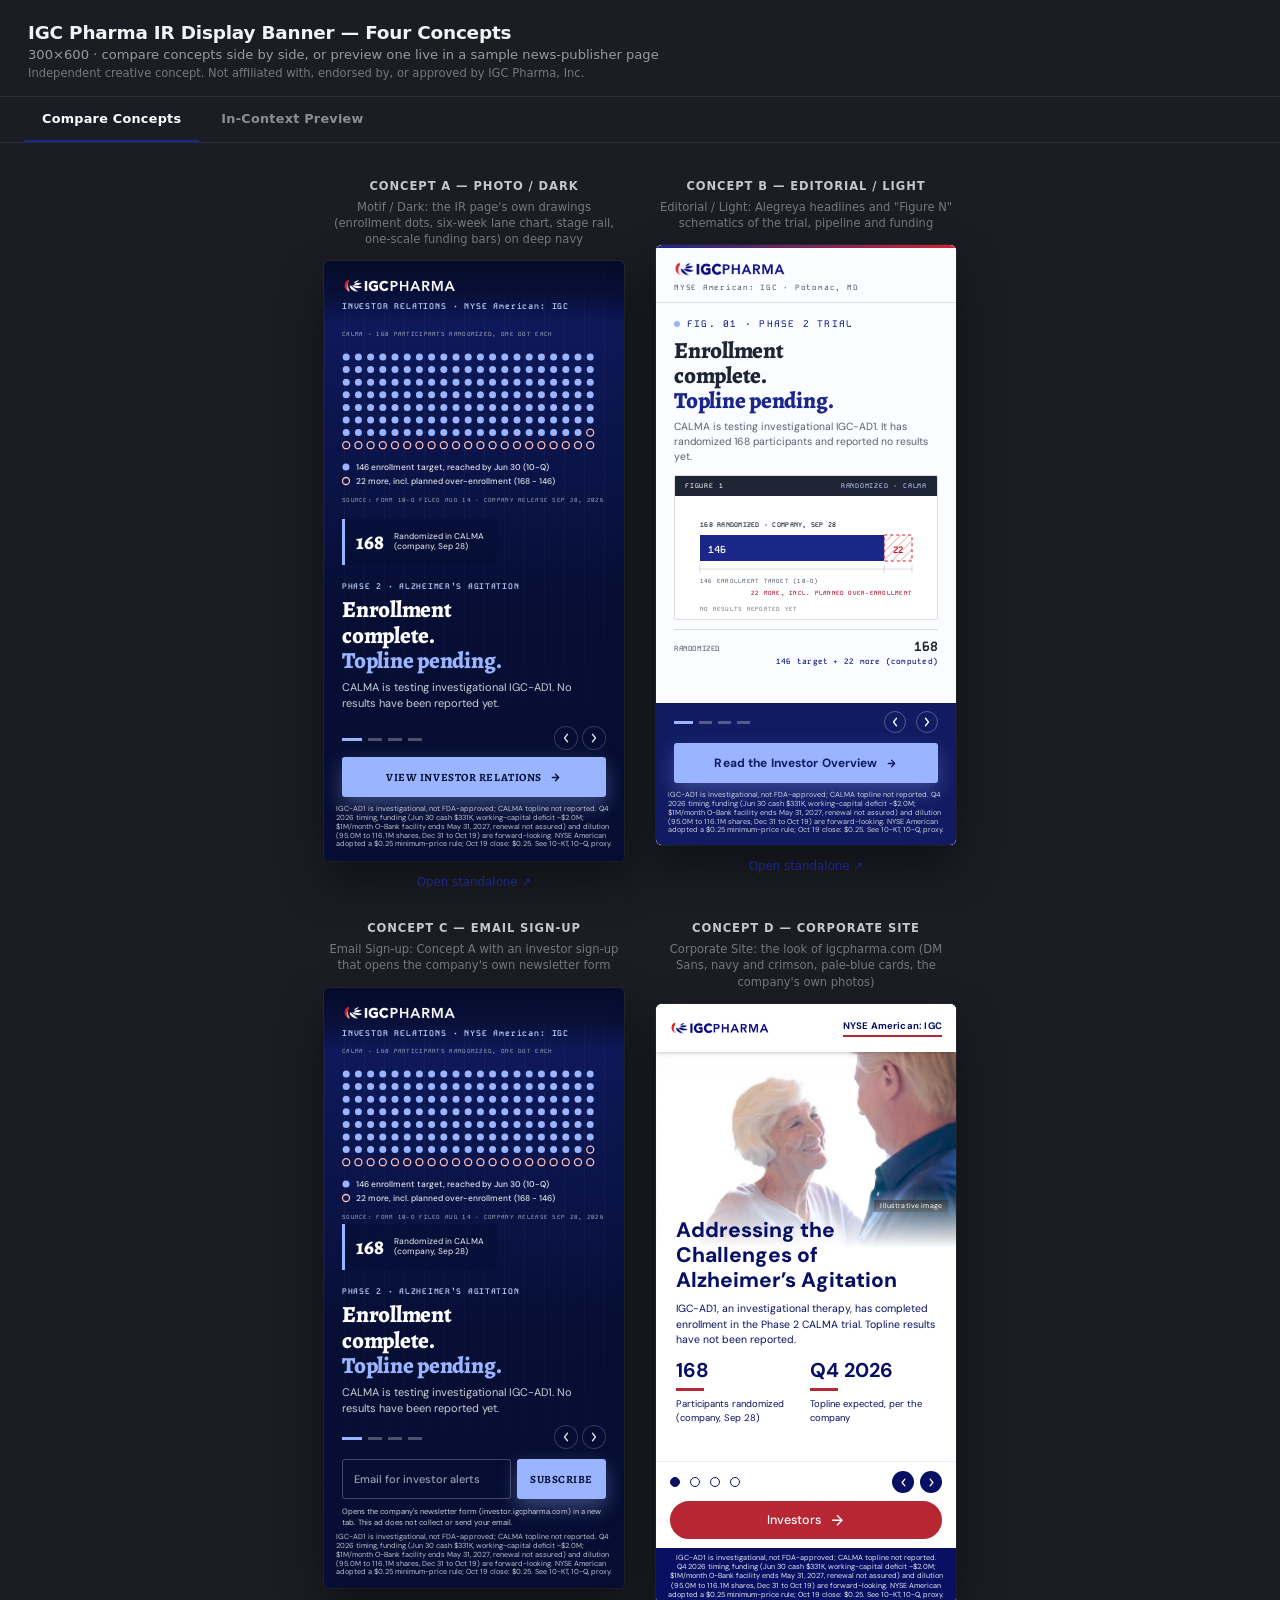
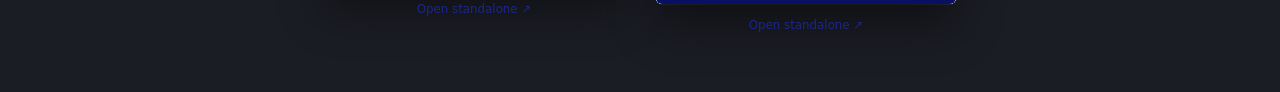
<file: index.html>
<!DOCTYPE html>
<html lang="en">
<head>
<meta name="robots" content="noindex,nofollow">
<meta charset="UTF-8">
<meta name="viewport" content="width=device-width,initial-scale=1">
<meta name="ir-banner-company" content="IGC Pharma, Inc.">
<link rel="icon" href="data:,">
<title>IGC Pharma IR Banner — Concept Comparison</title>
<style>
  :root { --ui-accent:#1a2789; }
  * { margin:0; padding:0; box-sizing:border-box; }
  html, body {
    height:100%;
    background:#1b1d24;
    font-family:-apple-system, BlinkMacSystemFont, 'Segoe UI', system-ui, sans-serif;
    color:#f2f3f5;
  }
  header {
    padding:22px 28px 16px;
    border-bottom:1px solid rgba(255,255,255,0.08);
  }
  header h1 { font-size:1.15rem; font-weight:700; letter-spacing:-0.01em; }
  header p { margin-top:4px; font-size:0.82rem; color:rgba(255,255,255,0.55); }
  header p.pitch-note { font-size:0.72rem; color:rgba(255,255,255,0.4); }

  /* ---- tabs ---- */
  .tabs {
    display:flex;
    gap:4px;
    padding:0 24px;
    border-bottom:1px solid rgba(255,255,255,0.08);
  }
  .tab-btn {
    background:none;
    border:0;
    font-family:inherit;
    color:rgba(255,255,255,0.5);
    font-size:0.8rem;
    font-weight:700;
    letter-spacing:0.02em;
    padding:14px 18px;
    cursor:pointer;
    border-bottom:2px solid transparent;
    transition:color 0.15s ease;
  }
  .tab-btn:hover { color:rgba(255,255,255,0.8); }
  .tab-btn.active { color:#fff; border-bottom-color:var(--ui-accent); }
  .tab-panel { display:none; }
  .tab-panel.active { display:block; }

  main {
    display:flex;
    flex-wrap:wrap;
    gap:32px;
    justify-content:center;
    padding:36px 24px 60px;
  }
  /* four 300px frames need about 1344px of width; below that, wrap 2 + 2 rather than 3 + 1 */
  @media (max-width:1343px) { main { max-width:700px; margin:0 auto; } }
  .col { display:flex; flex-direction:column; align-items:center; gap:14px; }
  .col h2 {
    font-size:0.72rem;
    font-weight:700;
    letter-spacing:0.08em;
    text-transform:uppercase;
    color:rgba(255,255,255,0.75);
  }
  .col .tag {
    max-width:300px;
    min-height:2.8em;
    font-size:0.72rem;
    line-height:1.4;
    text-align:center;
    color:rgba(255,255,255,0.4);
    margin-top:-8px;
  }
  .frame-wrap {
    width:300px;
    height:600px;
    border-radius:6px;
    overflow:hidden;
    box-shadow:0 20px 48px rgba(0,0,0,0.45), 0 0 0 1px rgba(255,255,255,0.06);
    background:#000;
  }
  iframe { width:300px; height:600px; border:0; display:block; }
  .col a {
    font-size:0.74rem;
    color:var(--ui-accent);
    text-decoration:none;
  }
  .col a:hover { text-decoration:underline; }

  /* ---- in-context preview panel ---- */
  .preview-intro {
    text-align:center;
    padding:28px 24px 0;
  }
  .preview-intro p {
    font-size:0.82rem;
    color:rgba(255,255,255,0.55);
    max-width:560px;
    margin:0 auto;
  }
  .concept-switch {
    display:flex;
    flex-wrap:wrap;
    gap:10px;
    justify-content:center;
    padding:18px 24px 0;
  }
  .concept-btn {
    background:rgba(255,255,255,0.06);
    border:1px solid rgba(255,255,255,0.14);
    color:rgba(255,255,255,0.65);
    font-family:inherit;
    font-size:0.76rem;
    font-weight:700;
    letter-spacing:0.02em;
    padding:9px 16px;
    border-radius:20px;
    cursor:pointer;
    transition:all 0.15s ease;
  }
  .concept-btn:hover { border-color:rgba(255,255,255,0.3); }
  .concept-btn.active { background:var(--ui-accent); border-color:var(--ui-accent); color:#0c1015; }

  .preview-wrap {
    max-width:1180px;
    margin:24px auto 12px;
    padding:0 24px;
  }
  .preview-frame-outer {
    border-radius:6px;
    overflow:hidden;
    box-shadow:0 20px 48px rgba(0,0,0,0.45), 0 0 0 1px rgba(255,255,255,0.06);
  }
  #preview-iframe {
    width:100%;
    height:950px;
    border:0;
    display:block;
    background:#fff;
  }
  .preview-footer {
    text-align:center;
    padding:14px 24px 60px;
  }
  .preview-footer a {
    font-size:0.74rem;
    color:var(--ui-accent);
    text-decoration:none;
  }
  .preview-footer a:hover { text-decoration:underline; }
</style>
</head>
<body>

<header>
  <h1>IGC Pharma IR Display Banner — Four Concepts</h1>
  <p>300×600 · compare concepts side by side, or preview one live in a sample news-publisher page</p>
  <p class="pitch-note">Independent creative concept. Not affiliated with, endorsed by, or approved by IGC Pharma, Inc.</p>
</header>

<div class="tabs">
  <button type="button" class="tab-btn active" data-tab="compare">Compare Concepts</button>
  <button type="button" class="tab-btn" data-tab="preview">In-Context Preview</button>
</div>

<section class="tab-panel active" id="tab-compare">
  <main>
    <div class="col">
      <h2>Concept A — Photo / Dark</h2>
      <span class="tag">Motif / Dark: the IR page&#x27;s own drawings (enrollment dots, six-week lane chart, stage rail, one-scale funding bars) on deep navy</span>
      <div class="frame-wrap">
        <iframe src="concept-a-photo/index.html" title="IGC Pharma banner — photo concept"></iframe>
      </div>
      <a href="concept-a-photo/index.html" target="_blank" rel="noopener">Open standalone ↗</a>
    </div>

    <div class="col">
      <h2>Concept B — Editorial / Light</h2>
      <span class="tag">Editorial / Light: Alegreya headlines and &quot;Figure N&quot; schematics of the trial, pipeline and funding</span>
      <div class="frame-wrap">
        <iframe src="concept-b-editorial/index.html" title="IGC Pharma banner — editorial concept"></iframe>
      </div>
      <a href="concept-b-editorial/index.html" target="_blank" rel="noopener">Open standalone ↗</a>
    </div>

    <div class="col">
      <h2>Concept C — Email Sign-up</h2>
      <span class="tag">Email Sign-up: Concept A with an investor sign-up that opens the company&#x27;s own newsletter form</span>
      <div class="frame-wrap">
        <iframe src="concept-c-dashboard/index.html" title="IGC Pharma banner — email sign-up concept"></iframe>
      </div>
      <a href="concept-c-dashboard/index.html" target="_blank" rel="noopener">Open standalone ↗</a>
    </div>

    <div class="col">
      <h2>Concept D — Corporate Site</h2>
      <span class="tag">Corporate Site: the look of igcpharma.com (DM Sans, navy and crimson, pale-blue cards, the company&#x27;s own photos)</span>
      <div class="frame-wrap">
        <iframe src="concept-d-corporate/index.html" title="IGC Pharma banner — corporate-site concept"></iframe>
      </div>
      <a href="concept-d-corporate/index.html" target="_blank" rel="noopener">Open standalone ↗</a>
    </div>
  </main>
</section>

<section class="tab-panel" id="tab-preview">
  <div class="preview-intro">
    <p>A sample news-publisher article page with the banner dropped into the right-rail ad slot — the way it would actually sit alongside real editorial content. Switch concepts below.</p>
  </div>

  <div class="concept-switch">
    <button type="button" class="concept-btn active" data-concept="a">Concept A — Photo</button>
    <button type="button" class="concept-btn" data-concept="b">Concept B — Editorial</button>
    <button type="button" class="concept-btn" data-concept="c">Concept C — Email Sign-up</button>
    <button type="button" class="concept-btn" data-concept="d">Concept D — Corporate Site</button>
  </div>

  <div class="preview-wrap">
    <div class="preview-frame-outer">
      <iframe id="preview-iframe" src="context-preview/news.html?concept=a" title="IGC Pharma banner — in-context publisher preview"></iframe>
    </div>
  </div>

  <div class="preview-footer">
    <a id="preview-open-link" href="context-preview/news.html?concept=a" target="_blank" rel="noopener">Open standalone ↗</a>
  </div>
</section>

<script>
  document.querySelectorAll('.tab-btn').forEach(function (btn) {
    btn.addEventListener('click', function () {
      document.querySelectorAll('.tab-btn').forEach(function (b) { b.classList.remove('active') })
      document.querySelectorAll('.tab-panel').forEach(function (p) { p.classList.remove('active') })
      btn.classList.add('active')
      document.getElementById('tab-' + btn.dataset.tab).classList.add('active')
    })
  })

  document.querySelectorAll('.concept-btn').forEach(function (btn) {
    btn.addEventListener('click', function () {
      document.querySelectorAll('.concept-btn').forEach(function (b) { b.classList.remove('active') })
      btn.classList.add('active')
      var url = 'context-preview/news.html?concept=' + btn.dataset.concept
      document.getElementById('preview-iframe').src = url
      document.getElementById('preview-open-link').href = url
    })
  })
</script>

</body>
</html>
</file>
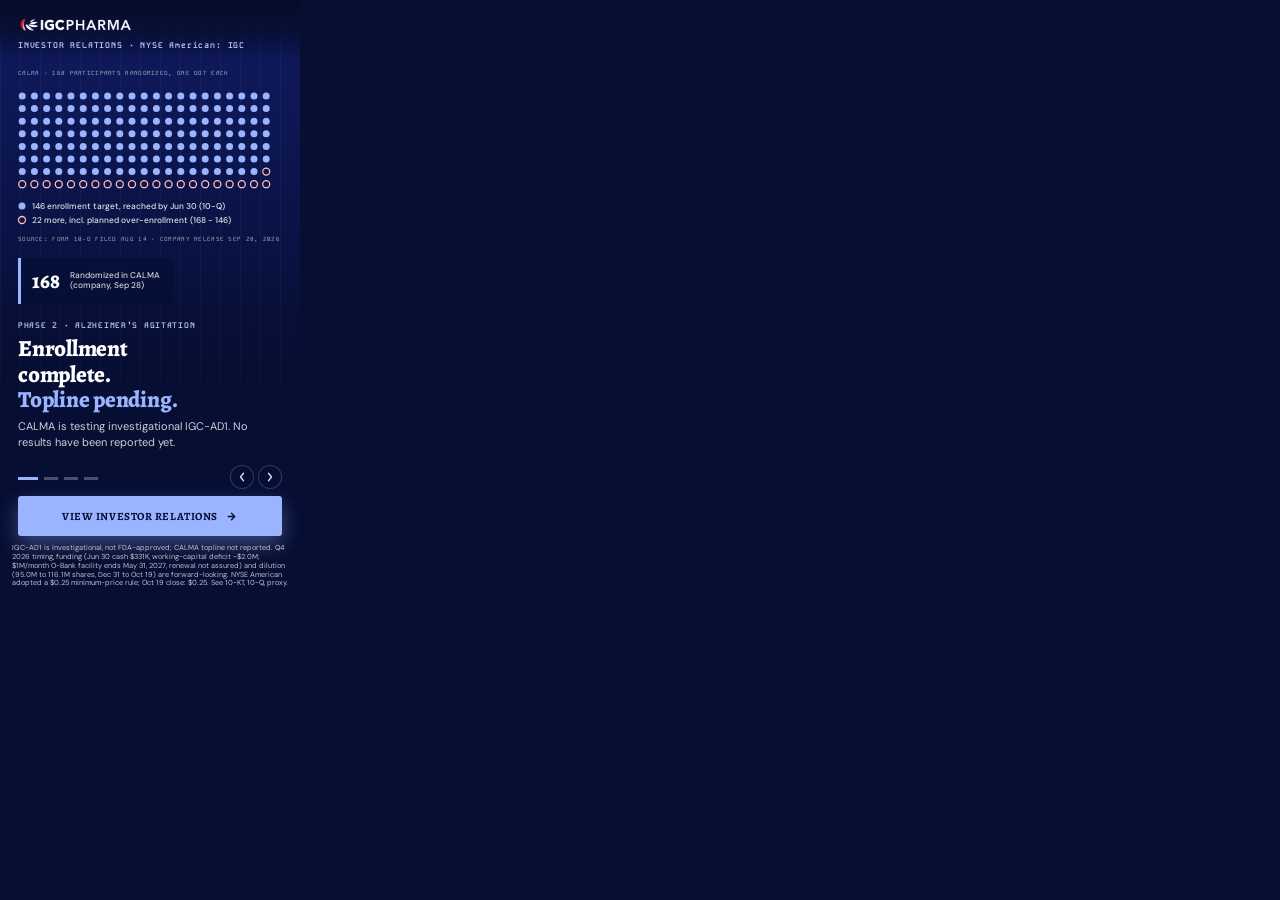
<file: concept-a-photo/index.html>
<!DOCTYPE html>
<html lang="en">
<head>
<meta name="robots" content="noindex,nofollow">
<meta charset="UTF-8">
<meta name="ad.size" content="width=300,height=600">
<meta http-equiv="X-UA-Compatible" content="IE=Edge">
<meta name="viewport" content="width=300,initial-scale=1">
<link rel="icon" href="data:,">
<title>IGC Pharma, Inc. — Investor Relations</title>
<link rel="preconnect" href="https://fonts.googleapis.com">
<link rel="preconnect" href="https://fonts.gstatic.com" crossorigin>
<link href="https://fonts.googleapis.com/css2?family=Alegreya:wght@700;800&family=DM+Sans:wght@400;500;600;700&family=Kode+Mono:wght@500;600&display=swap" rel="stylesheet">
<link rel="stylesheet" href="style.css">
</head>
<body>

<!--
  IGC Pharma, Inc. — IR display banner, 300x600 — Concept A: Motif / Dark.
  Promotes: https://media-console-group.github.io/igcpharma-ir-concept/
  Built from the IR concept page's own drawing language (one dot per participant,
  the six-week lane chart with nothing plotted, stage rails, one-scale filed-number
  bars with a hatched ceiling) on deep navy. The IR page uses no photography, so
  neither does A. Copy comes from .tmp/facts.md: filings and company releases only,
  including the Oct 22 proxy that is newer than the IR page's Oct 19 cut-off.
  No persistent stat row: a pre-approval company with $331K cash, a capped facility
  and a share count that keeps rising gets no headline numbers riding on every frame.
  Concept C is generated from this file (scripts/build_concept_c.py): re-run it
  after every edit here.
-->

<div id="banner" aria-label="IGC Pharma, Inc. investor relations advertisement">

  <div id="slides">

    <!-- Slide 1 — Overview -->
    <section class="slide" data-index="0">
      <div class="slide-bg motif">
        <svg viewBox="0 0 300 260" width="300" height="260" aria-hidden="true">
          <text class="m-src" x="18" y="75">CALMA · 168 PARTICIPANTS RANDOMIZED, ONE DOT EACH</text>
          <circle class="m-dot" cx="22.2" cy="96.0" r="3.5"/>
          <circle class="m-dot" cx="34.4" cy="96.0" r="3.5"/>
          <circle class="m-dot" cx="46.6" cy="96.0" r="3.5"/>
          <circle class="m-dot" cx="58.8" cy="96.0" r="3.5"/>
          <circle class="m-dot" cx="71.0" cy="96.0" r="3.5"/>
          <circle class="m-dot" cx="83.2" cy="96.0" r="3.5"/>
          <circle class="m-dot" cx="95.4" cy="96.0" r="3.5"/>
          <circle class="m-dot" cx="107.6" cy="96.0" r="3.5"/>
          <circle class="m-dot" cx="119.8" cy="96.0" r="3.5"/>
          <circle class="m-dot" cx="132.0" cy="96.0" r="3.5"/>
          <circle class="m-dot" cx="144.2" cy="96.0" r="3.5"/>
          <circle class="m-dot" cx="156.4" cy="96.0" r="3.5"/>
          <circle class="m-dot" cx="168.6" cy="96.0" r="3.5"/>
          <circle class="m-dot" cx="180.8" cy="96.0" r="3.5"/>
          <circle class="m-dot" cx="193.0" cy="96.0" r="3.5"/>
          <circle class="m-dot" cx="205.2" cy="96.0" r="3.5"/>
          <circle class="m-dot" cx="217.4" cy="96.0" r="3.5"/>
          <circle class="m-dot" cx="229.6" cy="96.0" r="3.5"/>
          <circle class="m-dot" cx="241.8" cy="96.0" r="3.5"/>
          <circle class="m-dot" cx="254.0" cy="96.0" r="3.5"/>
          <circle class="m-dot" cx="266.2" cy="96.0" r="3.5"/>
          <circle class="m-dot" cx="22.2" cy="108.6" r="3.5"/>
          <circle class="m-dot" cx="34.4" cy="108.6" r="3.5"/>
          <circle class="m-dot" cx="46.6" cy="108.6" r="3.5"/>
          <circle class="m-dot" cx="58.8" cy="108.6" r="3.5"/>
          <circle class="m-dot" cx="71.0" cy="108.6" r="3.5"/>
          <circle class="m-dot" cx="83.2" cy="108.6" r="3.5"/>
          <circle class="m-dot" cx="95.4" cy="108.6" r="3.5"/>
          <circle class="m-dot" cx="107.6" cy="108.6" r="3.5"/>
          <circle class="m-dot" cx="119.8" cy="108.6" r="3.5"/>
          <circle class="m-dot" cx="132.0" cy="108.6" r="3.5"/>
          <circle class="m-dot" cx="144.2" cy="108.6" r="3.5"/>
          <circle class="m-dot" cx="156.4" cy="108.6" r="3.5"/>
          <circle class="m-dot" cx="168.6" cy="108.6" r="3.5"/>
          <circle class="m-dot" cx="180.8" cy="108.6" r="3.5"/>
          <circle class="m-dot" cx="193.0" cy="108.6" r="3.5"/>
          <circle class="m-dot" cx="205.2" cy="108.6" r="3.5"/>
          <circle class="m-dot" cx="217.4" cy="108.6" r="3.5"/>
          <circle class="m-dot" cx="229.6" cy="108.6" r="3.5"/>
          <circle class="m-dot" cx="241.8" cy="108.6" r="3.5"/>
          <circle class="m-dot" cx="254.0" cy="108.6" r="3.5"/>
          <circle class="m-dot" cx="266.2" cy="108.6" r="3.5"/>
          <circle class="m-dot" cx="22.2" cy="121.2" r="3.5"/>
          <circle class="m-dot" cx="34.4" cy="121.2" r="3.5"/>
          <circle class="m-dot" cx="46.6" cy="121.2" r="3.5"/>
          <circle class="m-dot" cx="58.8" cy="121.2" r="3.5"/>
          <circle class="m-dot" cx="71.0" cy="121.2" r="3.5"/>
          <circle class="m-dot" cx="83.2" cy="121.2" r="3.5"/>
          <circle class="m-dot" cx="95.4" cy="121.2" r="3.5"/>
          <circle class="m-dot" cx="107.6" cy="121.2" r="3.5"/>
          <circle class="m-dot" cx="119.8" cy="121.2" r="3.5"/>
          <circle class="m-dot" cx="132.0" cy="121.2" r="3.5"/>
          <circle class="m-dot" cx="144.2" cy="121.2" r="3.5"/>
          <circle class="m-dot" cx="156.4" cy="121.2" r="3.5"/>
          <circle class="m-dot" cx="168.6" cy="121.2" r="3.5"/>
          <circle class="m-dot" cx="180.8" cy="121.2" r="3.5"/>
          <circle class="m-dot" cx="193.0" cy="121.2" r="3.5"/>
          <circle class="m-dot" cx="205.2" cy="121.2" r="3.5"/>
          <circle class="m-dot" cx="217.4" cy="121.2" r="3.5"/>
          <circle class="m-dot" cx="229.6" cy="121.2" r="3.5"/>
          <circle class="m-dot" cx="241.8" cy="121.2" r="3.5"/>
          <circle class="m-dot" cx="254.0" cy="121.2" r="3.5"/>
          <circle class="m-dot" cx="266.2" cy="121.2" r="3.5"/>
          <circle class="m-dot" cx="22.2" cy="133.8" r="3.5"/>
          <circle class="m-dot" cx="34.4" cy="133.8" r="3.5"/>
          <circle class="m-dot" cx="46.6" cy="133.8" r="3.5"/>
          <circle class="m-dot" cx="58.8" cy="133.8" r="3.5"/>
          <circle class="m-dot" cx="71.0" cy="133.8" r="3.5"/>
          <circle class="m-dot" cx="83.2" cy="133.8" r="3.5"/>
          <circle class="m-dot" cx="95.4" cy="133.8" r="3.5"/>
          <circle class="m-dot" cx="107.6" cy="133.8" r="3.5"/>
          <circle class="m-dot" cx="119.8" cy="133.8" r="3.5"/>
          <circle class="m-dot" cx="132.0" cy="133.8" r="3.5"/>
          <circle class="m-dot" cx="144.2" cy="133.8" r="3.5"/>
          <circle class="m-dot" cx="156.4" cy="133.8" r="3.5"/>
          <circle class="m-dot" cx="168.6" cy="133.8" r="3.5"/>
          <circle class="m-dot" cx="180.8" cy="133.8" r="3.5"/>
          <circle class="m-dot" cx="193.0" cy="133.8" r="3.5"/>
          <circle class="m-dot" cx="205.2" cy="133.8" r="3.5"/>
          <circle class="m-dot" cx="217.4" cy="133.8" r="3.5"/>
          <circle class="m-dot" cx="229.6" cy="133.8" r="3.5"/>
          <circle class="m-dot" cx="241.8" cy="133.8" r="3.5"/>
          <circle class="m-dot" cx="254.0" cy="133.8" r="3.5"/>
          <circle class="m-dot" cx="266.2" cy="133.8" r="3.5"/>
          <circle class="m-dot" cx="22.2" cy="146.4" r="3.5"/>
          <circle class="m-dot" cx="34.4" cy="146.4" r="3.5"/>
          <circle class="m-dot" cx="46.6" cy="146.4" r="3.5"/>
          <circle class="m-dot" cx="58.8" cy="146.4" r="3.5"/>
          <circle class="m-dot" cx="71.0" cy="146.4" r="3.5"/>
          <circle class="m-dot" cx="83.2" cy="146.4" r="3.5"/>
          <circle class="m-dot" cx="95.4" cy="146.4" r="3.5"/>
          <circle class="m-dot" cx="107.6" cy="146.4" r="3.5"/>
          <circle class="m-dot" cx="119.8" cy="146.4" r="3.5"/>
          <circle class="m-dot" cx="132.0" cy="146.4" r="3.5"/>
          <circle class="m-dot" cx="144.2" cy="146.4" r="3.5"/>
          <circle class="m-dot" cx="156.4" cy="146.4" r="3.5"/>
          <circle class="m-dot" cx="168.6" cy="146.4" r="3.5"/>
          <circle class="m-dot" cx="180.8" cy="146.4" r="3.5"/>
          <circle class="m-dot" cx="193.0" cy="146.4" r="3.5"/>
          <circle class="m-dot" cx="205.2" cy="146.4" r="3.5"/>
          <circle class="m-dot" cx="217.4" cy="146.4" r="3.5"/>
          <circle class="m-dot" cx="229.6" cy="146.4" r="3.5"/>
          <circle class="m-dot" cx="241.8" cy="146.4" r="3.5"/>
          <circle class="m-dot" cx="254.0" cy="146.4" r="3.5"/>
          <circle class="m-dot" cx="266.2" cy="146.4" r="3.5"/>
          <circle class="m-dot" cx="22.2" cy="159.0" r="3.5"/>
          <circle class="m-dot" cx="34.4" cy="159.0" r="3.5"/>
          <circle class="m-dot" cx="46.6" cy="159.0" r="3.5"/>
          <circle class="m-dot" cx="58.8" cy="159.0" r="3.5"/>
          <circle class="m-dot" cx="71.0" cy="159.0" r="3.5"/>
          <circle class="m-dot" cx="83.2" cy="159.0" r="3.5"/>
          <circle class="m-dot" cx="95.4" cy="159.0" r="3.5"/>
          <circle class="m-dot" cx="107.6" cy="159.0" r="3.5"/>
          <circle class="m-dot" cx="119.8" cy="159.0" r="3.5"/>
          <circle class="m-dot" cx="132.0" cy="159.0" r="3.5"/>
          <circle class="m-dot" cx="144.2" cy="159.0" r="3.5"/>
          <circle class="m-dot" cx="156.4" cy="159.0" r="3.5"/>
          <circle class="m-dot" cx="168.6" cy="159.0" r="3.5"/>
          <circle class="m-dot" cx="180.8" cy="159.0" r="3.5"/>
          <circle class="m-dot" cx="193.0" cy="159.0" r="3.5"/>
          <circle class="m-dot" cx="205.2" cy="159.0" r="3.5"/>
          <circle class="m-dot" cx="217.4" cy="159.0" r="3.5"/>
          <circle class="m-dot" cx="229.6" cy="159.0" r="3.5"/>
          <circle class="m-dot" cx="241.8" cy="159.0" r="3.5"/>
          <circle class="m-dot" cx="254.0" cy="159.0" r="3.5"/>
          <circle class="m-dot" cx="266.2" cy="159.0" r="3.5"/>
          <circle class="m-dot" cx="22.2" cy="171.6" r="3.5"/>
          <circle class="m-dot" cx="34.4" cy="171.6" r="3.5"/>
          <circle class="m-dot" cx="46.6" cy="171.6" r="3.5"/>
          <circle class="m-dot" cx="58.8" cy="171.6" r="3.5"/>
          <circle class="m-dot" cx="71.0" cy="171.6" r="3.5"/>
          <circle class="m-dot" cx="83.2" cy="171.6" r="3.5"/>
          <circle class="m-dot" cx="95.4" cy="171.6" r="3.5"/>
          <circle class="m-dot" cx="107.6" cy="171.6" r="3.5"/>
          <circle class="m-dot" cx="119.8" cy="171.6" r="3.5"/>
          <circle class="m-dot" cx="132.0" cy="171.6" r="3.5"/>
          <circle class="m-dot" cx="144.2" cy="171.6" r="3.5"/>
          <circle class="m-dot" cx="156.4" cy="171.6" r="3.5"/>
          <circle class="m-dot" cx="168.6" cy="171.6" r="3.5"/>
          <circle class="m-dot" cx="180.8" cy="171.6" r="3.5"/>
          <circle class="m-dot" cx="193.0" cy="171.6" r="3.5"/>
          <circle class="m-dot" cx="205.2" cy="171.6" r="3.5"/>
          <circle class="m-dot" cx="217.4" cy="171.6" r="3.5"/>
          <circle class="m-dot" cx="229.6" cy="171.6" r="3.5"/>
          <circle class="m-dot" cx="241.8" cy="171.6" r="3.5"/>
          <circle class="m-dot" cx="254.0" cy="171.6" r="3.5"/>
          <circle class="m-dot open" cx="266.2" cy="171.6" r="3.5"/>
          <circle class="m-dot open" cx="22.2" cy="184.2" r="3.5"/>
          <circle class="m-dot open" cx="34.4" cy="184.2" r="3.5"/>
          <circle class="m-dot open" cx="46.6" cy="184.2" r="3.5"/>
          <circle class="m-dot open" cx="58.8" cy="184.2" r="3.5"/>
          <circle class="m-dot open" cx="71.0" cy="184.2" r="3.5"/>
          <circle class="m-dot open" cx="83.2" cy="184.2" r="3.5"/>
          <circle class="m-dot open" cx="95.4" cy="184.2" r="3.5"/>
          <circle class="m-dot open" cx="107.6" cy="184.2" r="3.5"/>
          <circle class="m-dot open" cx="119.8" cy="184.2" r="3.5"/>
          <circle class="m-dot open" cx="132.0" cy="184.2" r="3.5"/>
          <circle class="m-dot open" cx="144.2" cy="184.2" r="3.5"/>
          <circle class="m-dot open" cx="156.4" cy="184.2" r="3.5"/>
          <circle class="m-dot open" cx="168.6" cy="184.2" r="3.5"/>
          <circle class="m-dot open" cx="180.8" cy="184.2" r="3.5"/>
          <circle class="m-dot open" cx="193.0" cy="184.2" r="3.5"/>
          <circle class="m-dot open" cx="205.2" cy="184.2" r="3.5"/>
          <circle class="m-dot open" cx="217.4" cy="184.2" r="3.5"/>
          <circle class="m-dot open" cx="229.6" cy="184.2" r="3.5"/>
          <circle class="m-dot open" cx="241.8" cy="184.2" r="3.5"/>
          <circle class="m-dot open" cx="254.0" cy="184.2" r="3.5"/>
          <circle class="m-dot open" cx="266.2" cy="184.2" r="3.5"/>
          <circle class="m-dot" cx="22" cy="206" r="3.5"/>
          <text class="m-lab" x="32" y="209">146 enrollment target, reached by Jun 30 (10-Q)</text>
          <circle class="m-dot open" cx="22" cy="220" r="3.5"/>
          <text class="m-lab" x="32" y="223">22 more, incl. planned over-enrollment (168 − 146)</text>
          <text class="m-src" x="18" y="241">SOURCE: FORM 10-Q FILED AUG 14 · COMPANY RELEASE SEP 28, 2026</text>
        </svg>
      </div>
      <div class="slide-scrim-top"></div>
      <div class="slide-scrim-bottom"></div>
      <div class="slide-copy">
        <div class="mid-chip">
          <span class="chip-num">168</span>
          <span class="chip-label">Randomized in CALMA<br>(company, Sep 28)</span>
        </div>
        <div class="copy-bottom">
          <div class="kicker">Phase 2 · Alzheimer’s agitation</div>
          <h1>Enrollment<br>complete.<br><em>Topline pending.</em></h1>
          <p>CALMA is testing investigational IGC-AD1. No results have been reported yet.</p>
        </div>
      </div>
    </section>

    <!-- Slide 2 — Trial design -->
    <section class="slide" data-index="1">
      <div class="slide-bg motif">
        <svg viewBox="0 0 300 260" width="300" height="260" aria-hidden="true">
          <defs>
            <pattern id="hatch" width="6" height="6" patternUnits="userSpaceOnUse" patternTransform="rotate(45)">
              <rect width="6" height="6" fill="none"/><path d="M0 0V6" stroke="#ffbeb9" stroke-opacity=".6" stroke-width="1.3"/>
            </pattern>
          </defs>
          <text class="m-src" x="18" y="73">SIX-WEEK TREATMENT PERIOD · DRAWN TO SCALE</text>
          <text class="m-lab strong" x="18" y="106">IGC-AD1</text>
          <text class="m-src" x="18" y="116">TWICE DAILY</text>
          <text class="m-lab strong" x="18" y="142">Placebo</text>
          <text class="m-src" x="18" y="152">TWICE DAILY</text>
          <rect class="m-lane" x="78" y="96" width="153" height="25"/>
          <rect class="m-lane" x="78" y="128" width="153" height="25"/>
          <text class="m-src mid" x="137" y="112">NOTHING PLOTTED</text>
          <text class="m-src mid" x="137" y="144">NOTHING PLOTTED</text>
          <path class="m-dash" d="M129 90 V168"/>
          <text class="m-src" x="129" y="88" text-anchor="middle">WEEK 2 · SECONDARY</text>
          <rect class="m-topline" x="231" y="96" width="51" height="57"/>
          <text class="m-src pink" x="256.5" y="119" text-anchor="middle">TOPLINE</text>
          <text class="m-src pink" x="256.5" y="128" text-anchor="middle">NOT YET</text>
          <text class="m-src pink" x="256.5" y="137" text-anchor="middle">REPORTED</text>
          <path class="m-axis" d="M78 168 H231"/>
          <path class="m-hair" d="M78.0 168 V173"/><text class="m-tick" x="78.0" y="183" text-anchor="middle">0</text>
          <path class="m-hair" d="M103.5 168 V173"/><text class="m-tick" x="103.5" y="183" text-anchor="middle">1</text>
          <path class="m-hair" d="M129.0 168 V173"/><text class="m-tick" x="129.0" y="183" text-anchor="middle">2</text>
          <path class="m-hair" d="M154.5 168 V173"/><text class="m-tick" x="154.5" y="183" text-anchor="middle">3</text>
          <path class="m-hair" d="M180.0 168 V173"/><text class="m-tick" x="180.0" y="183" text-anchor="middle">4</text>
          <path class="m-hair" d="M205.5 168 V173"/><text class="m-tick" x="205.5" y="183" text-anchor="middle">5</text>
          <path class="m-hair" d="M231.0 168 V173"/><text class="m-tick" x="231.0" y="183" text-anchor="middle">6</text>
          <circle class="m-node" cx="78" cy="168" r="3.6"/>
          <circle class="m-node" cx="129" cy="168" r="3.6"/>
          <circle class="m-node now" cx="231" cy="168" r="4.2"/>
          <text class="m-src" x="231" y="195" text-anchor="middle">WEEK 6 · PRIMARY (CMAI)</text>
          <text class="m-lab dim" x="18" y="214">Topline expected in Q4 2026, per the company.</text>
          <text class="m-src" x="18" y="236">SOURCE: FORM 10-KT · COMPANY RELEASE SEP 28, 2026</text>
        </svg>
      </div>
      <div class="slide-scrim-top"></div>
      <div class="slide-scrim-bottom"></div>
      <div class="slide-copy">
        <div class="mid-chip">
          <span class="chip-num">Q4<em>&nbsp;2026</em></span>
          <span class="chip-label">Topline expected<br>(per the company)</span>
        </div>
        <div class="copy-bottom">
          <div class="kicker">The design · nothing plotted</div>
          <h1>Six weeks.<br>Twice daily.<br><em>Placebo-controlled.</em></h1>
          <p>Primary endpoint: change in agitation from baseline on the CMAI at week 6. Randomized, double-blind.</p>
        </div>
      </div>
    </section>

    <!-- Slide 3 — Pipeline -->
    <section class="slide" data-index="2">
      <div class="slide-bg motif">
        <svg viewBox="0 0 300 260" width="300" height="260" aria-hidden="true">
          <text class="m-src" x="18" y="73">STAGE BY STAGE, AS THE 10-KT DESCRIBES EACH PROGRAM</text>
          <text class="m-src" x="82" y="93" text-anchor="middle">PRECLINICAL</text>
          <text class="m-src" x="150" y="93" text-anchor="middle">PHASE 1</text>
          <text class="m-src pink" x="218" y="93" text-anchor="middle">PHASE 2</text>
          <text class="m-src dimmer" x="272" y="93" text-anchor="middle">PHASE 3</text>
          <path class="m-hair" d="M82 99 V176 M150 99 V176 M218 99 V176 M272 99 V176"/>
          <text class="m-lab strong" x="18" y="112">IGC-AD1</text>
          <path class="m-solid" d="M82 117 H218"/>
          <path class="m-rail" d="M218 117 H282"/>
          <circle class="m-node full" cx="82" cy="117" r="3.2"/>
          <circle class="m-node full" cx="150" cy="117" r="3.2"/>
          <circle class="m-halo" cx="218" cy="117" r="10"/>
          <circle class="m-node now" cx="218" cy="117" r="5.6"/>
          <text class="m-lab" x="18" y="127" font-size="7.4">Phase 1 completed · Phase 2 ongoing: CALMA</text>
          <text class="m-lab strong" x="18" y="148">TGR-63</text>
          <path class="m-rail" d="M82 153 H282"/>
          <circle class="m-node now-soft" cx="82" cy="153" r="5"/>
          <text class="m-lab" x="96" y="164" font-size="7.4">Preclinical · not in clinical testing</text>
          <text class="m-lab strong" x="18" y="184">IGC-M3</text>
          <path class="m-rail" d="M82 189 H282"/>
          <circle class="m-node now-soft" cx="70" cy="189" r="5"/>
          <text class="m-lab" x="96" y="200" font-size="7.4">Early preclinical development</text>
          <path class="m-hair" d="M18 212 H282"/>
          <text class="m-lab dim" x="18" y="225">MINT-AD: an AI tool in development, not currently</text>
          <text class="m-lab dim" x="18" y="235">approved as a diagnostic device (10-KT).</text>
        </svg>
      </div>
      <div class="slide-scrim-top"></div>
      <div class="slide-scrim-bottom"></div>
      <div class="slide-copy">
        <div class="mid-chip">
          <span class="chip-num">Phase&nbsp;2</span>
          <span class="chip-label">IGC-AD1: the only<br>clinical program</span>
        </div>
        <div class="copy-bottom">
          <div class="kicker">Pipeline · AI tool</div>
          <h1>One clinical<br>program, with<br><em>earlier candidates.</em></h1>
          <p>IGC-AD1 is investigational. TGR-63 and IGC-M3 are preclinical.</p>
        </div>
      </div>
    </section>

    <!-- Slide 4 — Funding -->
    <section class="slide" data-index="3">
      <div class="slide-bg motif"><svg viewBox="0 0 300 260" width="300" height="260" aria-hidden="true">
          <defs><pattern id="hatch" width="6" height="6" patternUnits="userSpaceOnUse" patternTransform="rotate(45)"><rect width="6" height="6" fill="none"/><path d="M0 0V6" stroke="#9ab4ff" stroke-opacity=".6" stroke-width="1.3"/></pattern></defs>
          <text class="m-src" x="18" y="73">WHAT EACH NUMBER IS · USD MILLIONS, ONE SCALE (CUT AT $3M)</text>
          <text class="m-lab dim" x="18" y="88" font-size="7.6">Cash and cash equivalents · Jun 30, 2026</text><rect class="m-bar cash" x="18" y="92" width="24.7" height="13"/><text class="m-bv" x="48.7" y="103">$0.33M</text>
          <text class="m-lab dim" x="18" y="116" font-size="7.6">Cash used in operations · six months</text><rect class="m-bar ops" x="18" y="120" width="192.8" height="13"/><text class="m-bv" x="216.8" y="131">$2.57M</text>
          <text class="m-lab dim" x="18" y="144" font-size="7.6">Net proceeds, stock issued · six months</text><rect class="m-bar fund" x="18" y="148" width="84.8" height="13"/><text class="m-bv" x="108.8" y="159">$1.13M</text>
          <text class="m-lab dim" x="18" y="172" font-size="7.6">Net proceeds, loans · six months</text><rect class="m-bar fund" x="18" y="176" width="98.3" height="13"/><text class="m-bv" x="122.3" y="187">$1.31M</text>
          <text class="m-lab dim" x="18" y="200" font-size="7.6">O-Bank facility limit, undrawn: a ceiling, not cash</text>
          <rect class="m-bar cont" x="18" y="204" width="264" height="13"/>
          <text class="m-bv" x="26" y="214" font-size="9">$12.0M · $1M/mo · to May 31, 2027</text>
          <text class="m-src" x="18" y="233">SHARES OUT: 102.4M JUN 30 → 116.1M OCT 19 (PROXY)</text>
          </svg>
      </div>
      <div class="slide-scrim-top"></div>
      <div class="slide-scrim-bottom"></div>
      <div class="slide-copy">
        <div class="mid-chip">
          <span class="chip-num">$0.33<em>M</em></span>
          <span class="chip-label">Cash, Jun 30, 2026<br>(Form 10-Q)</span>
        </div>
        <div class="copy-bottom">
          <div class="kicker">Funding · filed numbers</div>
          <h1>Cash was $0.33M<br>at Jun 30. The<br><em>facility is capped.</em></h1>
          <p>Operations used $2.57M in six months. The $12M O-Bank facility limits borrowing to $1M a month and expires May 31, 2027.</p>
        </div>
      </div>
    </section>

  </div>

  <!-- Persistent chrome — sits above the rotating slides -->
  <header id="top-bar" class="reveal" data-delay="0">
    <div id="logo">
      <img class="lockup" src="assets/logo-white.png" width="116" height="17" alt="IGC Pharma">
    </div>
    <div id="eyebrow">INVESTOR&nbsp;RELATIONS&nbsp;·&nbsp;NYSE&nbsp;American:&nbsp;IGC</div>
  </header>

  <div id="bottom-fixed" class="reveal" data-delay="4">
    <button type="button" class="nav-arrow" id="arrow-prev" aria-label="Previous slide">
      <svg viewBox="0 0 16 16"><path d="M10 3 6 8l4 5" stroke="currentColor" stroke-width="1.7" fill="none" stroke-linecap="round" stroke-linejoin="round"/></svg>
    </button>
    <button type="button" class="nav-arrow" id="arrow-next" aria-label="Next slide">
      <svg viewBox="0 0 16 16"><path d="M6 3l4 5-4 5" stroke="currentColor" stroke-width="1.7" fill="none" stroke-linecap="round" stroke-linejoin="round"/></svg>
    </button>
    <div id="dots" role="tablist" aria-label="Slide selector">
      <button class="dot active" data-index="0" aria-label="Slide 1: Overview"></button>
      <button class="dot" data-index="1" aria-label="Slide 2: Trial design"></button>
      <button class="dot" data-index="2" aria-label="Slide 3: Pipeline"></button>
      <button class="dot" data-index="3" aria-label="Slide 4: Funding"></button>
    </div>

    <a href="#" id="cta">
      <span>View Investor Relations</span>
      <svg viewBox="0 0 16 16" id="cta-arrow" aria-hidden="true"><path d="M4 8h8M8 4l4 4-4 4" stroke="currentColor" stroke-width="1.6" fill="none" stroke-linecap="round" stroke-linejoin="round"/></svg>
    </a>
    <p id="disclosure">IGC-AD1 is investigational, not FDA-approved; CALMA topline not reported. Q4 2026 timing, funding (Jun 30 cash $331K, working-capital deficit ~$2.0M; $1M/month O-Bank facility ends May 31, 2027, renewal not assured) and dilution (95.0M to 116.1M shares, Dec 31 to Oct 19) are forward-looking. NYSE American adopted a $0.25 minimum-price rule; Oct 19 close: $0.25. See 10-KT, 10-Q, proxy.</p>
  </div>

  <!-- Standard HTML5-ad click-tag plumbing -->
  <div id="click-tag-wrapper"></div>
</div>

<script src="script.js"></script>
</body>
</html>
</file>
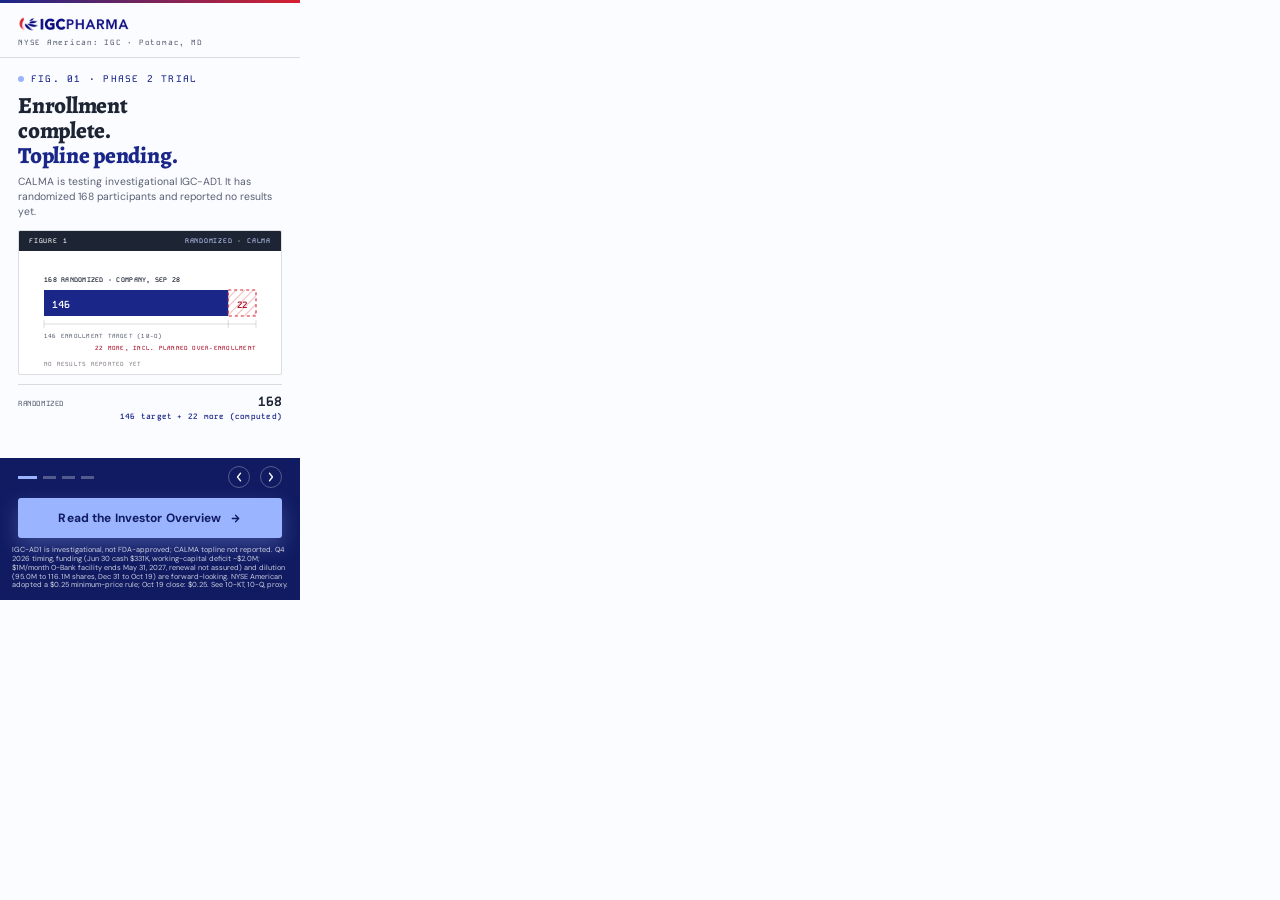
<file: concept-b-editorial/index.html>
<!DOCTYPE html>
<html lang="en">
<head>
<meta name="robots" content="noindex,nofollow">
<meta charset="UTF-8">
<meta name="ad.size" content="width=300,height=600">
<meta http-equiv="X-UA-Compatible" content="IE=Edge">
<meta name="viewport" content="width=300,initial-scale=1">
<link rel="icon" href="data:,">
<title>IGC Pharma, Inc. — Investor Overview</title>
<link rel="preconnect" href="https://fonts.googleapis.com">
<link rel="preconnect" href="https://fonts.gstatic.com" crossorigin>
<link href="https://fonts.googleapis.com/css2?family=Alegreya:wght@700;800&family=DM+Sans:wght@400;500;600;700&family=Kode+Mono:wght@400;500;600&display=swap" rel="stylesheet">
<link rel="stylesheet" href="style.css">
</head>
<body>

<!--
  IGC Pharma, Inc. — IR display banner, 300x600 — Concept B: Editorial / Light.
  Promotes: https://media-console-group.github.io/igcpharma-ir-concept/
  The IR concept page's light stock (Alegreya headlines, Kode Mono captions, navy and
  crimson) with one inline-SVG "Figure N" plate per slide, drawn in the same language as
  A: dot-for-participant bar, the six-week lane chart with nothing plotted, stage rails,
  one-scale filed-number bars with a hatched ceiling. Copy comes from .tmp/facts.md.
-->

<div id="banner" aria-label="IGC Pharma, Inc. investor relations advertisement">

  <svg width="0" height="0" style="position:absolute" aria-hidden="true"><defs>
    <pattern id="f-hatch" width="6" height="6" patternUnits="userSpaceOnUse" patternTransform="rotate(45)"><rect width="6" height="6" fill="none"/><path d="M0 0V6" stroke="#d52130" stroke-opacity=".5" stroke-width="1.3"/></pattern>
  </defs></svg>

  <div id="top-rule"></div>

  <header id="top-bar" class="reveal" data-delay="0">
    <div id="logo">
      <img class="lockup" src="assets/logo.png" width="112" height="16" alt="IGC Pharma">
    </div>
    <div id="masthead">NYSE&nbsp;American:&nbsp;IGC&nbsp;·&nbsp;Potomac,&nbsp;MD</div>
  </header>

  <div id="slides">

    <!-- Slide 1 — Cover -->
    <section class="slide" data-index="0">
      <div class="slide-copy">
        <p class="eyebrow">Fig. 01 · Phase 2 trial</p>
        <h1>Enrollment<br>complete.<br><em>Topline pending.</em></h1>
        <p class="lead">CALMA is testing investigational IGC-AD1. It has randomized 168 participants and reported no results yet.</p>

        <figure class="fig-card">
          <div class="fig-bar"><span>Figure 1</span><span>Randomized · CALMA</span></div>
          <div class="fig-body">
            <svg viewBox="0 0 240 112" aria-hidden="true">
              <text class="f-lab strong" x="14" y="24">168 RANDOMIZED · COMPANY, SEP 28</text>
              <rect class="f-solid" x="14" y="32" width="184.2" height="26"/>
              <rect class="f-hatch" x="198.2" y="32" width="27.8" height="26"/>
              <text class="f-bv" x="22" y="50">146</text>
              <text class="f-bv hatch" x="212" y="50" text-anchor="middle">22</text>
              <path class="f-hair" d="M14 66 H198.2 M198.2 62 V70 M14 62 V70 M198.2 66 H226 M226 62 V70"/>
              <text class="f-lab" x="14" y="80">146 ENROLLMENT TARGET (10-Q)</text>
              <text class="f-lab pink" x="226" y="92" text-anchor="end">22 MORE, INCL. PLANNED OVER-ENROLLMENT</text>
              <text class="f-lab dim" x="14" y="108">NO RESULTS REPORTED YET</text>
            </svg>
          </div>
        </figure>

        <dl class="kf">
          <dt>Randomized</dt>
          <dd>168 <em>146 target + 22 more (computed)</em></dd>
        </dl>
      </div>
    </section>

    <!-- Slide 2 — Trial design -->
    <section class="slide" data-index="1">
      <div class="slide-copy">
        <p class="eyebrow">Fig. 02 · The Trial Design</p>
        <h1>Six weeks.<br>Twice daily.<br><em>Placebo-controlled.</em></h1>
        <p class="lead">Randomized, double-blind. Primary endpoint: CMAI change in agitation from baseline at week 6.</p>

        <figure class="fig-card">
          <div class="fig-bar"><span>Figure 2</span><span>Six-week treatment period</span></div>
          <div class="fig-body">
            <svg viewBox="0 0 240 112" aria-hidden="true">
              <text class="f-lab strong" x="4" y="36">IGC-AD1</text>
              <text class="f-lab strong" x="4" y="64">PLACEBO</text>
              <rect class="f-lane" x="58" y="24" width="120" height="22"/>
              <rect class="f-lane" x="58" y="52" width="120" height="22"/>
              <text class="f-lab dim" x="106" y="38">NOTHING PLOTTED</text>
              <text class="f-lab dim" x="106" y="66">NOTHING PLOTTED</text>
              <path class="f-dash" d="M98 16 V84"/>
              <text class="f-lab" x="98" y="12" text-anchor="middle">WK 2 · SECONDARY</text>
              <rect class="f-hatch" x="178" y="24" width="52" height="50"/>
              <text class="f-lab pink" x="204" y="46" text-anchor="middle">TOPLINE</text>
              <text class="f-lab pink" x="204" y="55" text-anchor="middle">NOT YET</text>
              <text class="f-lab pink" x="204" y="64" text-anchor="middle">REPORTED</text>
              <path class="f-axis" d="M58 84 H178"/>
              <path class="f-hair" d="M58 84 V88"/><text class="f-tick" x="58" y="97" text-anchor="middle">0</text><path class="f-hair" d="M78 84 V88"/><text class="f-tick" x="78" y="97" text-anchor="middle">1</text><path class="f-hair" d="M98 84 V88"/><text class="f-tick" x="98" y="97" text-anchor="middle">2</text><path class="f-hair" d="M118 84 V88"/><text class="f-tick" x="118" y="97" text-anchor="middle">3</text><path class="f-hair" d="M138 84 V88"/><text class="f-tick" x="138" y="97" text-anchor="middle">4</text><path class="f-hair" d="M158 84 V88"/><text class="f-tick" x="158" y="97" text-anchor="middle">5</text><path class="f-hair" d="M178 84 V88"/><text class="f-tick" x="178" y="97" text-anchor="middle">6</text>
              <circle class="f-node" cx="58" cy="84" r="3.2"/><circle class="f-node" cx="98" cy="84" r="3.2"/>
              <circle class="f-node now" cx="178" cy="84" r="4"/>
              <text class="f-lab" x="178" y="12" text-anchor="middle">WK 6 · PRIMARY</text>
              <text class="f-lab dim" x="118" y="108" text-anchor="middle">WEEKS OF TREATMENT · TOPLINE Q4 2026 (COMPANY)</text>
            </svg>
          </div>
        </figure>

        <dl class="kf">
          <dt>Topline</dt>
          <dd>Q4 2026 <em>expected, per the company</em></dd>
        </dl>
      </div>
    </section>

    <!-- Slide 3 — Pipeline -->
    <section class="slide" data-index="2">
      <div class="slide-copy">
        <p class="eyebrow">Fig. 03 · Pipeline</p>
        <h1>One clinical<br>program, with<br><em>earlier candidates.</em></h1>
        <p class="lead">IGC-AD1 is investigational. TGR-63 and IGC-M3 are preclinical; MINT-AD is an AI tool in development.</p>

        <figure class="fig-card">
          <div class="fig-bar"><span>Figure 3</span><span>Stage by stage · 10-KT</span></div>
          <div class="fig-body">
            <svg viewBox="0 0 240 112" aria-hidden="true">
              <text class="f-lab" x="84" y="10" text-anchor="middle">PRECLINICAL</text>
              <text class="f-lab" x="128" y="10" text-anchor="middle">PHASE 1</text>
              <text class="f-lab pink" x="172" y="10" text-anchor="middle">PHASE 2</text>
              <text class="f-lab dim" x="214" y="10" text-anchor="middle">PHASE 3</text>
              <path class="f-hair" d="M84 15 V100 M128 15 V100 M172 15 V100 M214 15 V100"/>
              <text class="f-lab strong" x="4" y="37">IGC-AD1</text>
              <path class="f-solid-line" d="M84 34 H172"/><path class="f-ghost" d="M172 34 H230"/>
              <circle class="f-node full" cx="84" cy="34" r="3"/><circle class="f-node full" cx="128" cy="34" r="3"/>
              <circle class="f-halo" cx="172" cy="34" r="9"/><circle class="f-node now" cx="172" cy="34" r="5"/>
              <text class="f-lab strong" x="4" y="65">TGR-63</text>
              <path class="f-ghost" d="M84 62 H230"/>
              <circle class="f-node soft" cx="84" cy="62" r="4.4"/>
              <text class="f-lab dim" x="96" y="73">NOT IN CLINICAL TESTING</text>
              <text class="f-lab strong" x="4" y="93">IGC-M3</text>
              <path class="f-ghost" d="M84 90 H230"/>
              <circle class="f-node soft" cx="70" cy="90" r="4.4"/>
              <text class="f-lab dim" x="96" y="101">EARLY PRECLINICAL</text>
            </svg>
          </div>
        </figure>

        <dl class="kf">
          <dt>In the clinic</dt>
          <dd>Phase 2 <em>IGC-AD1 only (10-KT)</em></dd>
        </dl>
      </div>
    </section>

    <!-- Slide 4 — Funding -->
    <section class="slide" data-index="3">
      <div class="slide-copy">
        <p class="eyebrow">Fig. 04 · Funding</p>
        <h1>Cash was $0.33M<br>at Jun 30. The<br><em>facility is capped.</em></h1>
        <p class="lead">Operations used $2.57M in six months. The O-Bank facility limits borrowing to $1M a month and expires May 31, 2027.</p>

        <figure class="fig-card">
          <div class="fig-bar"><span>Figure 4</span><span>Filed numbers · one scale</span></div>
          <div class="fig-body">
            <svg viewBox="0 0 240 112" aria-hidden="true"><text class="f-lab dim" x="14" y="6">CASH AND EQUIVALENTS · JUN 30, 2026</text><rect class="f-bar cash" x="14" y="9" width="20.9" height="9"/><text class="f-bv sm" x="39.9" y="17">$0.33M</text>
              <text class="f-lab dim" x="14" y="27">CASH USED IN OPERATIONS · SIX MONTHS</text><rect class="f-bar ops" x="14" y="30" width="162.6" height="9"/><text class="f-bv sm" x="181.6" y="38">$2.57M</text>
              <text class="f-lab dim" x="14" y="48">NET PROCEEDS, STOCK · SIX MONTHS</text><rect class="f-bar fund" x="14" y="51" width="71.5" height="9"/><text class="f-bv sm" x="90.5" y="59">$1.13M</text>
              <text class="f-lab dim" x="14" y="69">NET PROCEEDS, LOANS · SIX MONTHS</text><rect class="f-bar fund" x="14" y="72" width="82.9" height="9"/><text class="f-bv sm" x="101.9" y="80">$1.31M</text>
              <text class="f-lab dim" x="14" y="91">O-BANK LIMIT, UNDRAWN · A CEILING, NOT CASH</text>
              <rect class="f-bar cont" x="14" y="94" width="212" height="14"/>
              <text class="f-bv sm" x="20" y="104" style="fill:var(--ink)">$12.0M · $1M/MONTH · TO MAY 31, 2027</text>
            </svg>
          </div>
        </figure>

        <dl class="kf">
          <dt>Shares outstanding</dt>
          <dd>116.1M <em>Oct 19, from 102.4M on Jun 30</em></dd>
        </dl>
      </div>
    </section>

  </div>

  <div id="dots" class="reveal" role="tablist" aria-label="Slide selector">
    <button class="dot active" data-index="0" aria-label="Slide 1: Cover"></button>
    <button class="dot" data-index="1" aria-label="Slide 2: Trial design"></button>
    <button class="dot" data-index="2" aria-label="Slide 3: Pipeline"></button>
    <button class="dot" data-index="3" aria-label="Slide 4: Funding"></button>
    <button type="button" class="nav-arrow" id="arrow-prev" aria-label="Previous slide">
      <svg viewBox="0 0 16 16"><path d="M10 3 6 8l4 5" stroke="currentColor" stroke-width="1.7" fill="none" stroke-linecap="round" stroke-linejoin="round"/></svg>
    </button>
    <button type="button" class="nav-arrow" id="arrow-next" aria-label="Next slide">
      <svg viewBox="0 0 16 16"><path d="M6 3l4 5-4 5" stroke="currentColor" stroke-width="1.7" fill="none" stroke-linecap="round" stroke-linejoin="round"/></svg>
    </button>
  </div>

  <div id="bottom-fixed" class="reveal" data-delay="1">
    <a href="#" id="cta">
      <span>Read the Investor Overview</span>
      <svg viewBox="0 0 16 16" id="cta-arrow" aria-hidden="true"><path d="M4 8h8M8 4l4 4-4 4" stroke="currentColor" stroke-width="1.6" fill="none" stroke-linecap="round" stroke-linejoin="round"/></svg>
    </a>
    <div id="fls">IGC-AD1 is investigational, not FDA-approved; CALMA topline not reported. Q4 2026 timing, funding (Jun 30 cash $331K, working-capital deficit ~$2.0M; $1M/month O-Bank facility ends May 31, 2027, renewal not assured) and dilution (95.0M to 116.1M shares, Dec 31 to Oct 19) are forward-looking. NYSE American adopted a $0.25 minimum-price rule; Oct 19 close: $0.25. See 10-KT, 10-Q, proxy.</div>
  </div>

  <!-- Standard HTML5-ad click-tag plumbing -->
  <div id="click-tag-wrapper"></div>
</div>

<script src="script.js"></script>
</body>
</html>
</file>
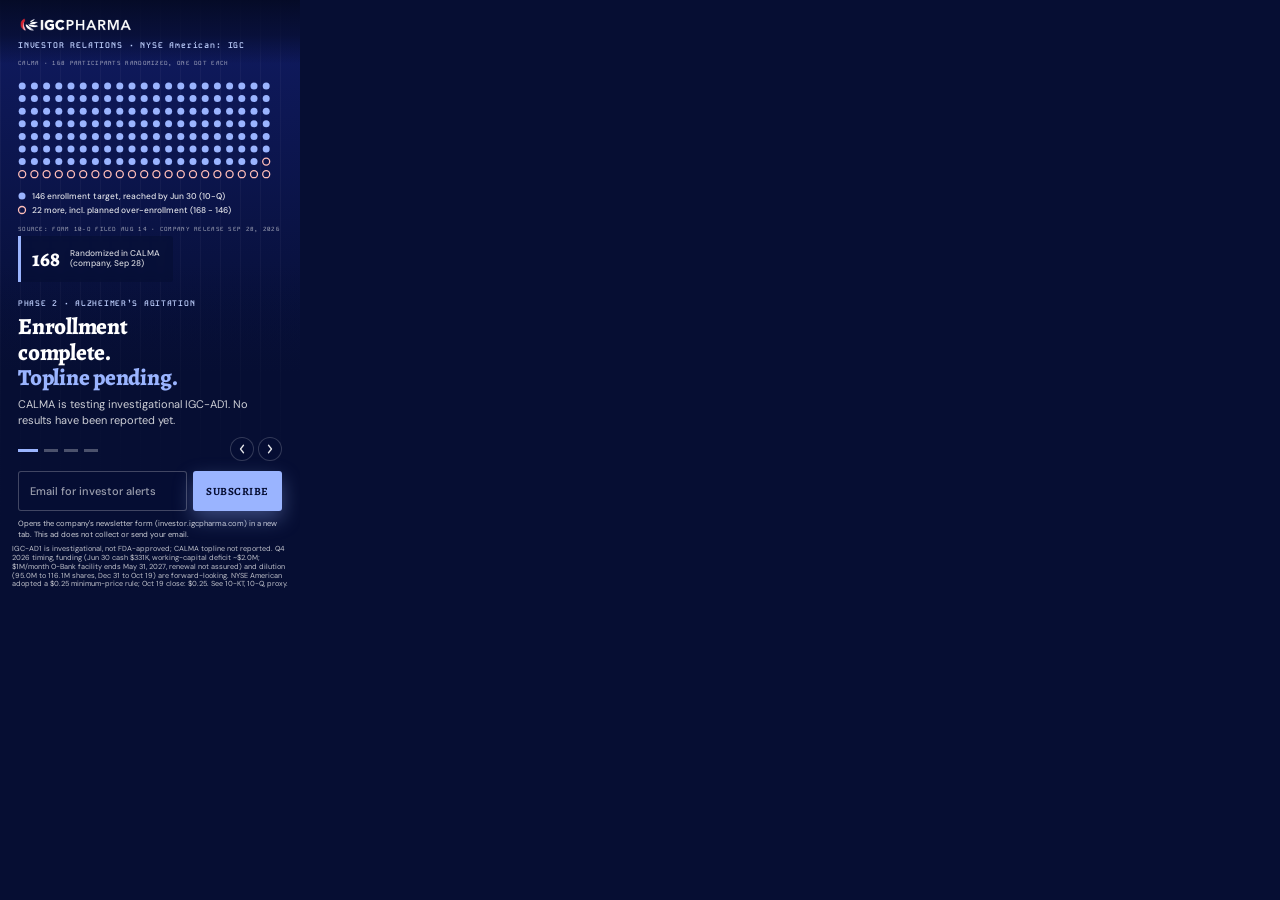
<file: concept-c-dashboard/index.html>
<!DOCTYPE html>
<html lang="en">
<head>
<meta name="robots" content="noindex,nofollow">
<meta charset="UTF-8">
<meta name="ad.size" content="width=300,height=600">
<meta http-equiv="X-UA-Compatible" content="IE=Edge">
<meta name="viewport" content="width=300,initial-scale=1">
<link rel="icon" href="data:,">
<title>IGC Pharma, Inc. — Investor Alerts</title>
<link rel="preconnect" href="https://fonts.googleapis.com">
<link rel="preconnect" href="https://fonts.gstatic.com" crossorigin>
<link href="https://fonts.googleapis.com/css2?family=Alegreya:wght@700;800&family=DM+Sans:wght@400;500;600;700&family=Kode+Mono:wght@500;600&display=swap" rel="stylesheet">
<link rel="stylesheet" href="style.css">
</head>
<body>
<!-- GENERATED by build_concept_c.py from ../concept-a-photo/ (a-fingerprint: 430f4dfc424a).
     Don't edit this file: edit Concept A and re-run the script. -->


<!--
  IGC Pharma, Inc. — IR display banner, 300x600 — Concept C (Concept A + email sign-up): Motif / Dark.
  Promotes: https://media-console-group.github.io/igcpharma-ir-concept/
  Built from the IR concept page's own drawing language (one dot per participant,
  the six-week lane chart with nothing plotted, stage rails, one-scale filed-number
  bars with a hatched ceiling) on deep navy. The IR page uses no photography, so
  neither does A. Copy comes from .tmp/facts.md: filings and company releases only,
  including the Oct 22 proxy that is newer than the IR page's Oct 19 cut-off.
  No persistent stat row: a pre-approval company with $331K cash, a capped facility
  and a share count that keeps rising gets no headline numbers riding on every frame.
  Concept C is generated from this file (scripts/build_concept_c.py): re-run it
  after every edit here.
-->

<div id="banner" aria-label="IGC Pharma, Inc. investor relations advertisement with investor email alerts sign-up">

  <div id="slides">

    <!-- Slide 1 — Overview -->
    <section class="slide" data-index="0">
      <div class="slide-bg motif">
        <svg viewBox="0 0 300 260" width="300" height="260" aria-hidden="true">
          <text class="m-src" x="18" y="75">CALMA · 168 PARTICIPANTS RANDOMIZED, ONE DOT EACH</text>
          <circle class="m-dot" cx="22.2" cy="96.0" r="3.5"/>
          <circle class="m-dot" cx="34.4" cy="96.0" r="3.5"/>
          <circle class="m-dot" cx="46.6" cy="96.0" r="3.5"/>
          <circle class="m-dot" cx="58.8" cy="96.0" r="3.5"/>
          <circle class="m-dot" cx="71.0" cy="96.0" r="3.5"/>
          <circle class="m-dot" cx="83.2" cy="96.0" r="3.5"/>
          <circle class="m-dot" cx="95.4" cy="96.0" r="3.5"/>
          <circle class="m-dot" cx="107.6" cy="96.0" r="3.5"/>
          <circle class="m-dot" cx="119.8" cy="96.0" r="3.5"/>
          <circle class="m-dot" cx="132.0" cy="96.0" r="3.5"/>
          <circle class="m-dot" cx="144.2" cy="96.0" r="3.5"/>
          <circle class="m-dot" cx="156.4" cy="96.0" r="3.5"/>
          <circle class="m-dot" cx="168.6" cy="96.0" r="3.5"/>
          <circle class="m-dot" cx="180.8" cy="96.0" r="3.5"/>
          <circle class="m-dot" cx="193.0" cy="96.0" r="3.5"/>
          <circle class="m-dot" cx="205.2" cy="96.0" r="3.5"/>
          <circle class="m-dot" cx="217.4" cy="96.0" r="3.5"/>
          <circle class="m-dot" cx="229.6" cy="96.0" r="3.5"/>
          <circle class="m-dot" cx="241.8" cy="96.0" r="3.5"/>
          <circle class="m-dot" cx="254.0" cy="96.0" r="3.5"/>
          <circle class="m-dot" cx="266.2" cy="96.0" r="3.5"/>
          <circle class="m-dot" cx="22.2" cy="108.6" r="3.5"/>
          <circle class="m-dot" cx="34.4" cy="108.6" r="3.5"/>
          <circle class="m-dot" cx="46.6" cy="108.6" r="3.5"/>
          <circle class="m-dot" cx="58.8" cy="108.6" r="3.5"/>
          <circle class="m-dot" cx="71.0" cy="108.6" r="3.5"/>
          <circle class="m-dot" cx="83.2" cy="108.6" r="3.5"/>
          <circle class="m-dot" cx="95.4" cy="108.6" r="3.5"/>
          <circle class="m-dot" cx="107.6" cy="108.6" r="3.5"/>
          <circle class="m-dot" cx="119.8" cy="108.6" r="3.5"/>
          <circle class="m-dot" cx="132.0" cy="108.6" r="3.5"/>
          <circle class="m-dot" cx="144.2" cy="108.6" r="3.5"/>
          <circle class="m-dot" cx="156.4" cy="108.6" r="3.5"/>
          <circle class="m-dot" cx="168.6" cy="108.6" r="3.5"/>
          <circle class="m-dot" cx="180.8" cy="108.6" r="3.5"/>
          <circle class="m-dot" cx="193.0" cy="108.6" r="3.5"/>
          <circle class="m-dot" cx="205.2" cy="108.6" r="3.5"/>
          <circle class="m-dot" cx="217.4" cy="108.6" r="3.5"/>
          <circle class="m-dot" cx="229.6" cy="108.6" r="3.5"/>
          <circle class="m-dot" cx="241.8" cy="108.6" r="3.5"/>
          <circle class="m-dot" cx="254.0" cy="108.6" r="3.5"/>
          <circle class="m-dot" cx="266.2" cy="108.6" r="3.5"/>
          <circle class="m-dot" cx="22.2" cy="121.2" r="3.5"/>
          <circle class="m-dot" cx="34.4" cy="121.2" r="3.5"/>
          <circle class="m-dot" cx="46.6" cy="121.2" r="3.5"/>
          <circle class="m-dot" cx="58.8" cy="121.2" r="3.5"/>
          <circle class="m-dot" cx="71.0" cy="121.2" r="3.5"/>
          <circle class="m-dot" cx="83.2" cy="121.2" r="3.5"/>
          <circle class="m-dot" cx="95.4" cy="121.2" r="3.5"/>
          <circle class="m-dot" cx="107.6" cy="121.2" r="3.5"/>
          <circle class="m-dot" cx="119.8" cy="121.2" r="3.5"/>
          <circle class="m-dot" cx="132.0" cy="121.2" r="3.5"/>
          <circle class="m-dot" cx="144.2" cy="121.2" r="3.5"/>
          <circle class="m-dot" cx="156.4" cy="121.2" r="3.5"/>
          <circle class="m-dot" cx="168.6" cy="121.2" r="3.5"/>
          <circle class="m-dot" cx="180.8" cy="121.2" r="3.5"/>
          <circle class="m-dot" cx="193.0" cy="121.2" r="3.5"/>
          <circle class="m-dot" cx="205.2" cy="121.2" r="3.5"/>
          <circle class="m-dot" cx="217.4" cy="121.2" r="3.5"/>
          <circle class="m-dot" cx="229.6" cy="121.2" r="3.5"/>
          <circle class="m-dot" cx="241.8" cy="121.2" r="3.5"/>
          <circle class="m-dot" cx="254.0" cy="121.2" r="3.5"/>
          <circle class="m-dot" cx="266.2" cy="121.2" r="3.5"/>
          <circle class="m-dot" cx="22.2" cy="133.8" r="3.5"/>
          <circle class="m-dot" cx="34.4" cy="133.8" r="3.5"/>
          <circle class="m-dot" cx="46.6" cy="133.8" r="3.5"/>
          <circle class="m-dot" cx="58.8" cy="133.8" r="3.5"/>
          <circle class="m-dot" cx="71.0" cy="133.8" r="3.5"/>
          <circle class="m-dot" cx="83.2" cy="133.8" r="3.5"/>
          <circle class="m-dot" cx="95.4" cy="133.8" r="3.5"/>
          <circle class="m-dot" cx="107.6" cy="133.8" r="3.5"/>
          <circle class="m-dot" cx="119.8" cy="133.8" r="3.5"/>
          <circle class="m-dot" cx="132.0" cy="133.8" r="3.5"/>
          <circle class="m-dot" cx="144.2" cy="133.8" r="3.5"/>
          <circle class="m-dot" cx="156.4" cy="133.8" r="3.5"/>
          <circle class="m-dot" cx="168.6" cy="133.8" r="3.5"/>
          <circle class="m-dot" cx="180.8" cy="133.8" r="3.5"/>
          <circle class="m-dot" cx="193.0" cy="133.8" r="3.5"/>
          <circle class="m-dot" cx="205.2" cy="133.8" r="3.5"/>
          <circle class="m-dot" cx="217.4" cy="133.8" r="3.5"/>
          <circle class="m-dot" cx="229.6" cy="133.8" r="3.5"/>
          <circle class="m-dot" cx="241.8" cy="133.8" r="3.5"/>
          <circle class="m-dot" cx="254.0" cy="133.8" r="3.5"/>
          <circle class="m-dot" cx="266.2" cy="133.8" r="3.5"/>
          <circle class="m-dot" cx="22.2" cy="146.4" r="3.5"/>
          <circle class="m-dot" cx="34.4" cy="146.4" r="3.5"/>
          <circle class="m-dot" cx="46.6" cy="146.4" r="3.5"/>
          <circle class="m-dot" cx="58.8" cy="146.4" r="3.5"/>
          <circle class="m-dot" cx="71.0" cy="146.4" r="3.5"/>
          <circle class="m-dot" cx="83.2" cy="146.4" r="3.5"/>
          <circle class="m-dot" cx="95.4" cy="146.4" r="3.5"/>
          <circle class="m-dot" cx="107.6" cy="146.4" r="3.5"/>
          <circle class="m-dot" cx="119.8" cy="146.4" r="3.5"/>
          <circle class="m-dot" cx="132.0" cy="146.4" r="3.5"/>
          <circle class="m-dot" cx="144.2" cy="146.4" r="3.5"/>
          <circle class="m-dot" cx="156.4" cy="146.4" r="3.5"/>
          <circle class="m-dot" cx="168.6" cy="146.4" r="3.5"/>
          <circle class="m-dot" cx="180.8" cy="146.4" r="3.5"/>
          <circle class="m-dot" cx="193.0" cy="146.4" r="3.5"/>
          <circle class="m-dot" cx="205.2" cy="146.4" r="3.5"/>
          <circle class="m-dot" cx="217.4" cy="146.4" r="3.5"/>
          <circle class="m-dot" cx="229.6" cy="146.4" r="3.5"/>
          <circle class="m-dot" cx="241.8" cy="146.4" r="3.5"/>
          <circle class="m-dot" cx="254.0" cy="146.4" r="3.5"/>
          <circle class="m-dot" cx="266.2" cy="146.4" r="3.5"/>
          <circle class="m-dot" cx="22.2" cy="159.0" r="3.5"/>
          <circle class="m-dot" cx="34.4" cy="159.0" r="3.5"/>
          <circle class="m-dot" cx="46.6" cy="159.0" r="3.5"/>
          <circle class="m-dot" cx="58.8" cy="159.0" r="3.5"/>
          <circle class="m-dot" cx="71.0" cy="159.0" r="3.5"/>
          <circle class="m-dot" cx="83.2" cy="159.0" r="3.5"/>
          <circle class="m-dot" cx="95.4" cy="159.0" r="3.5"/>
          <circle class="m-dot" cx="107.6" cy="159.0" r="3.5"/>
          <circle class="m-dot" cx="119.8" cy="159.0" r="3.5"/>
          <circle class="m-dot" cx="132.0" cy="159.0" r="3.5"/>
          <circle class="m-dot" cx="144.2" cy="159.0" r="3.5"/>
          <circle class="m-dot" cx="156.4" cy="159.0" r="3.5"/>
          <circle class="m-dot" cx="168.6" cy="159.0" r="3.5"/>
          <circle class="m-dot" cx="180.8" cy="159.0" r="3.5"/>
          <circle class="m-dot" cx="193.0" cy="159.0" r="3.5"/>
          <circle class="m-dot" cx="205.2" cy="159.0" r="3.5"/>
          <circle class="m-dot" cx="217.4" cy="159.0" r="3.5"/>
          <circle class="m-dot" cx="229.6" cy="159.0" r="3.5"/>
          <circle class="m-dot" cx="241.8" cy="159.0" r="3.5"/>
          <circle class="m-dot" cx="254.0" cy="159.0" r="3.5"/>
          <circle class="m-dot" cx="266.2" cy="159.0" r="3.5"/>
          <circle class="m-dot" cx="22.2" cy="171.6" r="3.5"/>
          <circle class="m-dot" cx="34.4" cy="171.6" r="3.5"/>
          <circle class="m-dot" cx="46.6" cy="171.6" r="3.5"/>
          <circle class="m-dot" cx="58.8" cy="171.6" r="3.5"/>
          <circle class="m-dot" cx="71.0" cy="171.6" r="3.5"/>
          <circle class="m-dot" cx="83.2" cy="171.6" r="3.5"/>
          <circle class="m-dot" cx="95.4" cy="171.6" r="3.5"/>
          <circle class="m-dot" cx="107.6" cy="171.6" r="3.5"/>
          <circle class="m-dot" cx="119.8" cy="171.6" r="3.5"/>
          <circle class="m-dot" cx="132.0" cy="171.6" r="3.5"/>
          <circle class="m-dot" cx="144.2" cy="171.6" r="3.5"/>
          <circle class="m-dot" cx="156.4" cy="171.6" r="3.5"/>
          <circle class="m-dot" cx="168.6" cy="171.6" r="3.5"/>
          <circle class="m-dot" cx="180.8" cy="171.6" r="3.5"/>
          <circle class="m-dot" cx="193.0" cy="171.6" r="3.5"/>
          <circle class="m-dot" cx="205.2" cy="171.6" r="3.5"/>
          <circle class="m-dot" cx="217.4" cy="171.6" r="3.5"/>
          <circle class="m-dot" cx="229.6" cy="171.6" r="3.5"/>
          <circle class="m-dot" cx="241.8" cy="171.6" r="3.5"/>
          <circle class="m-dot" cx="254.0" cy="171.6" r="3.5"/>
          <circle class="m-dot open" cx="266.2" cy="171.6" r="3.5"/>
          <circle class="m-dot open" cx="22.2" cy="184.2" r="3.5"/>
          <circle class="m-dot open" cx="34.4" cy="184.2" r="3.5"/>
          <circle class="m-dot open" cx="46.6" cy="184.2" r="3.5"/>
          <circle class="m-dot open" cx="58.8" cy="184.2" r="3.5"/>
          <circle class="m-dot open" cx="71.0" cy="184.2" r="3.5"/>
          <circle class="m-dot open" cx="83.2" cy="184.2" r="3.5"/>
          <circle class="m-dot open" cx="95.4" cy="184.2" r="3.5"/>
          <circle class="m-dot open" cx="107.6" cy="184.2" r="3.5"/>
          <circle class="m-dot open" cx="119.8" cy="184.2" r="3.5"/>
          <circle class="m-dot open" cx="132.0" cy="184.2" r="3.5"/>
          <circle class="m-dot open" cx="144.2" cy="184.2" r="3.5"/>
          <circle class="m-dot open" cx="156.4" cy="184.2" r="3.5"/>
          <circle class="m-dot open" cx="168.6" cy="184.2" r="3.5"/>
          <circle class="m-dot open" cx="180.8" cy="184.2" r="3.5"/>
          <circle class="m-dot open" cx="193.0" cy="184.2" r="3.5"/>
          <circle class="m-dot open" cx="205.2" cy="184.2" r="3.5"/>
          <circle class="m-dot open" cx="217.4" cy="184.2" r="3.5"/>
          <circle class="m-dot open" cx="229.6" cy="184.2" r="3.5"/>
          <circle class="m-dot open" cx="241.8" cy="184.2" r="3.5"/>
          <circle class="m-dot open" cx="254.0" cy="184.2" r="3.5"/>
          <circle class="m-dot open" cx="266.2" cy="184.2" r="3.5"/>
          <circle class="m-dot" cx="22" cy="206" r="3.5"/>
          <text class="m-lab" x="32" y="209">146 enrollment target, reached by Jun 30 (10-Q)</text>
          <circle class="m-dot open" cx="22" cy="220" r="3.5"/>
          <text class="m-lab" x="32" y="223">22 more, incl. planned over-enrollment (168 − 146)</text>
          <text class="m-src" x="18" y="241">SOURCE: FORM 10-Q FILED AUG 14 · COMPANY RELEASE SEP 28, 2026</text>
        </svg>
      </div>
      <div class="slide-scrim-top"></div>
      <div class="slide-scrim-bottom"></div>
      <div class="slide-copy">
        <div class="mid-chip">
          <span class="chip-num">168</span>
          <span class="chip-label">Randomized in CALMA<br>(company, Sep 28)</span>
        </div>
        <div class="copy-bottom">
          <div class="kicker">Phase 2 · Alzheimer’s agitation</div>
          <h1>Enrollment<br>complete.<br><em>Topline pending.</em></h1>
          <p>CALMA is testing investigational IGC-AD1. No results have been reported yet.</p>
        </div>
      </div>
    </section>

    <!-- Slide 2 — Trial design -->
    <section class="slide" data-index="1">
      <div class="slide-bg motif">
        <svg viewBox="0 0 300 260" width="300" height="260" aria-hidden="true">
          <defs>
            <pattern id="hatch" width="6" height="6" patternUnits="userSpaceOnUse" patternTransform="rotate(45)">
              <rect width="6" height="6" fill="none"/><path d="M0 0V6" stroke="#ffbeb9" stroke-opacity=".6" stroke-width="1.3"/>
            </pattern>
          </defs>
          <text class="m-src" x="18" y="73">SIX-WEEK TREATMENT PERIOD · DRAWN TO SCALE</text>
          <text class="m-lab strong" x="18" y="106">IGC-AD1</text>
          <text class="m-src" x="18" y="116">TWICE DAILY</text>
          <text class="m-lab strong" x="18" y="142">Placebo</text>
          <text class="m-src" x="18" y="152">TWICE DAILY</text>
          <rect class="m-lane" x="78" y="96" width="153" height="25"/>
          <rect class="m-lane" x="78" y="128" width="153" height="25"/>
          <text class="m-src mid" x="137" y="112">NOTHING PLOTTED</text>
          <text class="m-src mid" x="137" y="144">NOTHING PLOTTED</text>
          <path class="m-dash" d="M129 90 V168"/>
          <text class="m-src" x="129" y="88" text-anchor="middle">WEEK 2 · SECONDARY</text>
          <rect class="m-topline" x="231" y="96" width="51" height="57"/>
          <text class="m-src pink" x="256.5" y="119" text-anchor="middle">TOPLINE</text>
          <text class="m-src pink" x="256.5" y="128" text-anchor="middle">NOT YET</text>
          <text class="m-src pink" x="256.5" y="137" text-anchor="middle">REPORTED</text>
          <path class="m-axis" d="M78 168 H231"/>
          <path class="m-hair" d="M78.0 168 V173"/><text class="m-tick" x="78.0" y="183" text-anchor="middle">0</text>
          <path class="m-hair" d="M103.5 168 V173"/><text class="m-tick" x="103.5" y="183" text-anchor="middle">1</text>
          <path class="m-hair" d="M129.0 168 V173"/><text class="m-tick" x="129.0" y="183" text-anchor="middle">2</text>
          <path class="m-hair" d="M154.5 168 V173"/><text class="m-tick" x="154.5" y="183" text-anchor="middle">3</text>
          <path class="m-hair" d="M180.0 168 V173"/><text class="m-tick" x="180.0" y="183" text-anchor="middle">4</text>
          <path class="m-hair" d="M205.5 168 V173"/><text class="m-tick" x="205.5" y="183" text-anchor="middle">5</text>
          <path class="m-hair" d="M231.0 168 V173"/><text class="m-tick" x="231.0" y="183" text-anchor="middle">6</text>
          <circle class="m-node" cx="78" cy="168" r="3.6"/>
          <circle class="m-node" cx="129" cy="168" r="3.6"/>
          <circle class="m-node now" cx="231" cy="168" r="4.2"/>
          <text class="m-src" x="231" y="195" text-anchor="middle">WEEK 6 · PRIMARY (CMAI)</text>
          <text class="m-lab dim" x="18" y="214">Topline expected in Q4 2026, per the company.</text>
          <text class="m-src" x="18" y="236">SOURCE: FORM 10-KT · COMPANY RELEASE SEP 28, 2026</text>
        </svg>
      </div>
      <div class="slide-scrim-top"></div>
      <div class="slide-scrim-bottom"></div>
      <div class="slide-copy">
        <div class="mid-chip">
          <span class="chip-num">Q4<em>&nbsp;2026</em></span>
          <span class="chip-label">Topline expected<br>(per the company)</span>
        </div>
        <div class="copy-bottom">
          <div class="kicker">The design · nothing plotted</div>
          <h1>Six weeks.<br>Twice daily.<br><em>Placebo-controlled.</em></h1>
          <p>Primary endpoint: change in agitation from baseline on the CMAI at week 6. Randomized, double-blind.</p>
        </div>
      </div>
    </section>

    <!-- Slide 3 — Pipeline -->
    <section class="slide" data-index="2">
      <div class="slide-bg motif">
        <svg viewBox="0 0 300 260" width="300" height="260" aria-hidden="true">
          <text class="m-src" x="18" y="73">STAGE BY STAGE, AS THE 10-KT DESCRIBES EACH PROGRAM</text>
          <text class="m-src" x="82" y="93" text-anchor="middle">PRECLINICAL</text>
          <text class="m-src" x="150" y="93" text-anchor="middle">PHASE 1</text>
          <text class="m-src pink" x="218" y="93" text-anchor="middle">PHASE 2</text>
          <text class="m-src dimmer" x="272" y="93" text-anchor="middle">PHASE 3</text>
          <path class="m-hair" d="M82 99 V176 M150 99 V176 M218 99 V176 M272 99 V176"/>
          <text class="m-lab strong" x="18" y="112">IGC-AD1</text>
          <path class="m-solid" d="M82 117 H218"/>
          <path class="m-rail" d="M218 117 H282"/>
          <circle class="m-node full" cx="82" cy="117" r="3.2"/>
          <circle class="m-node full" cx="150" cy="117" r="3.2"/>
          <circle class="m-halo" cx="218" cy="117" r="10"/>
          <circle class="m-node now" cx="218" cy="117" r="5.6"/>
          <text class="m-lab" x="18" y="127" font-size="7.4">Phase 1 completed · Phase 2 ongoing: CALMA</text>
          <text class="m-lab strong" x="18" y="148">TGR-63</text>
          <path class="m-rail" d="M82 153 H282"/>
          <circle class="m-node now-soft" cx="82" cy="153" r="5"/>
          <text class="m-lab" x="96" y="164" font-size="7.4">Preclinical · not in clinical testing</text>
          <text class="m-lab strong" x="18" y="184">IGC-M3</text>
          <path class="m-rail" d="M82 189 H282"/>
          <circle class="m-node now-soft" cx="70" cy="189" r="5"/>
          <text class="m-lab" x="96" y="200" font-size="7.4">Early preclinical development</text>
          <path class="m-hair" d="M18 212 H282"/>
          <text class="m-lab dim" x="18" y="225">MINT-AD: an AI tool in development, not currently</text>
          <text class="m-lab dim" x="18" y="235">approved as a diagnostic device (10-KT).</text>
        </svg>
      </div>
      <div class="slide-scrim-top"></div>
      <div class="slide-scrim-bottom"></div>
      <div class="slide-copy">
        <div class="mid-chip">
          <span class="chip-num">Phase&nbsp;2</span>
          <span class="chip-label">IGC-AD1: the only<br>clinical program</span>
        </div>
        <div class="copy-bottom">
          <div class="kicker">Pipeline · AI tool</div>
          <h1>One clinical<br>program, with<br><em>earlier candidates.</em></h1>
          <p>IGC-AD1 is investigational. TGR-63 and IGC-M3 are preclinical.</p>
        </div>
      </div>
    </section>

    <!-- Slide 4 — Funding -->
    <section class="slide" data-index="3">
      <div class="slide-bg motif"><svg viewBox="0 0 300 260" width="300" height="260" aria-hidden="true">
          <defs><pattern id="hatch" width="6" height="6" patternUnits="userSpaceOnUse" patternTransform="rotate(45)"><rect width="6" height="6" fill="none"/><path d="M0 0V6" stroke="#9ab4ff" stroke-opacity=".6" stroke-width="1.3"/></pattern></defs>
          <text class="m-src" x="18" y="73">WHAT EACH NUMBER IS · USD MILLIONS, ONE SCALE (CUT AT $3M)</text>
          <text class="m-lab dim" x="18" y="88" font-size="7.6">Cash and cash equivalents · Jun 30, 2026</text><rect class="m-bar cash" x="18" y="92" width="24.7" height="13"/><text class="m-bv" x="48.7" y="103">$0.33M</text>
          <text class="m-lab dim" x="18" y="116" font-size="7.6">Cash used in operations · six months</text><rect class="m-bar ops" x="18" y="120" width="192.8" height="13"/><text class="m-bv" x="216.8" y="131">$2.57M</text>
          <text class="m-lab dim" x="18" y="144" font-size="7.6">Net proceeds, stock issued · six months</text><rect class="m-bar fund" x="18" y="148" width="84.8" height="13"/><text class="m-bv" x="108.8" y="159">$1.13M</text>
          <text class="m-lab dim" x="18" y="172" font-size="7.6">Net proceeds, loans · six months</text><rect class="m-bar fund" x="18" y="176" width="98.3" height="13"/><text class="m-bv" x="122.3" y="187">$1.31M</text>
          <text class="m-lab dim" x="18" y="200" font-size="7.6">O-Bank facility limit, undrawn: a ceiling, not cash</text>
          <rect class="m-bar cont" x="18" y="204" width="264" height="13"/>
          <text class="m-bv" x="26" y="214" font-size="9">$12.0M · $1M/mo · to May 31, 2027</text>
          <text class="m-src" x="18" y="233">SHARES OUT: 102.4M JUN 30 → 116.1M OCT 19 (PROXY)</text>
          </svg>
      </div>
      <div class="slide-scrim-top"></div>
      <div class="slide-scrim-bottom"></div>
      <div class="slide-copy">
        <div class="mid-chip">
          <span class="chip-num">$0.33<em>M</em></span>
          <span class="chip-label">Cash, Jun 30, 2026<br>(Form 10-Q)</span>
        </div>
        <div class="copy-bottom">
          <div class="kicker">Funding · filed numbers</div>
          <h1>Cash was $0.33M<br>at Jun 30. The<br><em>facility is capped.</em></h1>
          <p>Operations used $2.57M in six months. The $12M O-Bank facility limits borrowing to $1M a month and expires May 31, 2027.</p>
        </div>
      </div>
    </section>

  </div>

  <!-- Persistent chrome — sits above the rotating slides -->
  <header id="top-bar" class="reveal" data-delay="0">
    <div id="logo">
      <img class="lockup" src="assets/logo-white.png" width="116" height="17" alt="IGC Pharma">
    </div>
    <div id="eyebrow">INVESTOR&nbsp;RELATIONS&nbsp;·&nbsp;NYSE&nbsp;American:&nbsp;IGC</div>
  </header>

  <div id="bottom-fixed" class="reveal" data-delay="4">
    <button type="button" class="nav-arrow" id="arrow-prev" aria-label="Previous slide">
      <svg viewBox="0 0 16 16"><path d="M10 3 6 8l4 5" stroke="currentColor" stroke-width="1.7" fill="none" stroke-linecap="round" stroke-linejoin="round"/></svg>
    </button>
    <button type="button" class="nav-arrow" id="arrow-next" aria-label="Next slide">
      <svg viewBox="0 0 16 16"><path d="M6 3l4 5-4 5" stroke="currentColor" stroke-width="1.7" fill="none" stroke-linecap="round" stroke-linejoin="round"/></svg>
    </button>
    <div id="dots" role="tablist" aria-label="Slide selector">
      <button class="dot active" data-index="0" aria-label="Slide 1: Overview"></button>
      <button class="dot" data-index="1" aria-label="Slide 2: Trial design"></button>
      <button class="dot" data-index="2" aria-label="Slide 3: Pipeline"></button>
      <button class="dot" data-index="3" aria-label="Slide 4: Funding"></button>
    </div>

    <!-- In-banner mailing-list sign-up, in the slot A uses for its CTA.
         Submits to SIGNUP_ENDPOINT in script.js; the error message swaps
         in for the consent line and the success state swaps in over the
         input row, so nothing shifts. -->
    <form id="signup" novalidate>
      <label class="sr-only" for="signup-email">Email address for IGC Pharma investor alerts</label>
      <div id="signup-row">
        <input type="email" id="signup-email" name="email" placeholder="Email for investor alerts" autocomplete="email" inputmode="email" spellcheck="false" required>
        <button type="submit" id="signup-btn">Subscribe</button>
        <div id="signup-done" aria-hidden="true">
          <svg viewBox="0 0 16 16" aria-hidden="true"><path d="M5 11 11 5M6.2 5H11v4.8" stroke="currentColor" stroke-width="1.8" fill="none" stroke-linecap="round" stroke-linejoin="round"/></svg>
          <span id="signup-done-text">Opened in a new tab: enter your email there.</span>
        </div>
      </div>
      <p id="signup-consent">Opens the company's newsletter form (investor.igcpharma.com) in a new tab. This ad does not collect or send your email.</p>
      <p id="signup-msg" role="status" aria-live="polite"></p>
      <p id="fls-line">IGC-AD1 is investigational, not FDA-approved; CALMA topline not reported. Q4 2026 timing, funding (Jun 30 cash $331K, working-capital deficit ~$2.0M; $1M/month O-Bank facility ends May 31, 2027, renewal not assured) and dilution (95.0M to 116.1M shares, Dec 31 to Oct 19) are forward-looking. NYSE American adopted a $0.25 minimum-price rule; Oct 19 close: $0.25. See 10-KT, 10-Q, proxy.</p>
    </form>
  </div>

  <!-- Standard HTML5-ad click-tag plumbing -->
  <div id="click-tag-wrapper"></div>
</div>

<script src="script.js"></script>
</body>
</html>
</file>
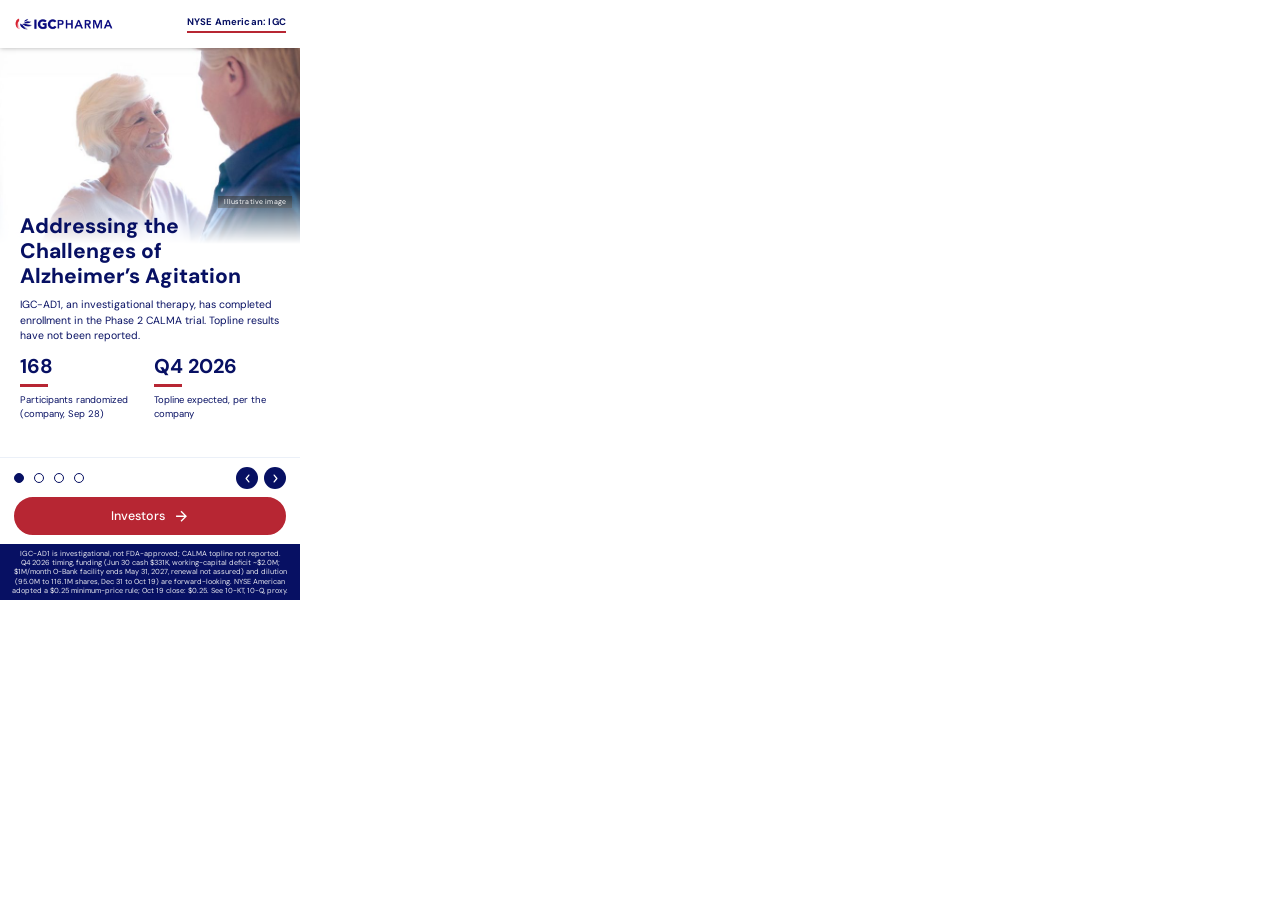
<file: concept-d-corporate/index.html>
<!DOCTYPE html>
<html lang="en">
<head>
<meta name="robots" content="noindex,nofollow">
<meta charset="UTF-8">
<meta name="ad.size" content="width=300,height=600">
<meta http-equiv="X-UA-Compatible" content="IE=Edge">
<meta name="viewport" content="width=300,initial-scale=1">
<link rel="icon" href="data:,">
<title>IGC Pharma, Inc. — Investor Relations</title>
<link rel="preconnect" href="https://fonts.googleapis.com">
<link rel="preconnect" href="https://fonts.gstatic.com" crossorigin>
<link href="https://fonts.googleapis.com/css2?family=DM+Sans:wght@400;500;700;800&amp;display=swap" rel="stylesheet">
<link rel="stylesheet" href="style.css">
</head>
<body>

<!--
  IGC Pharma, Inc. — IR display banner, 300x600 — Concept D: Corporate site / brand-native.
  Promotes: https://media-console-group.github.io/igcpharma-ir-concept/
  Styled from the company's own CORPORATE website (https://igcpharma.com/), not the IR
  concept page that Concepts A-C are built from: its white header and logo, DM Sans
  headings in navy (#071063), crimson pill buttons (#b72633), pale-blue rounded cards,
  big navy stat values and navy footer strip. "Homepage in miniature": each slide is one
  module of the corporate homepage:
    1 hero (photo, navy headline) -> 2 CALMA card (pale-blue card + eye photo)
    -> 3 "numbers" stats module -> 4 navy overlay band (as the footer/newsletter band).
  Photos are the site's own images, cropped into assets/ and labelled "Illustrative image";
  assets/logo.png is the site's own logo file. Copy comes from .tmp/facts.md, not the
  homepage text: the homepage's pipeline graphic still shows IGC-AD1 in Phase I.
-->

<div id="banner" aria-label="IGC Pharma, Inc. investor relations advertisement">

  <div id="slides">

    <!-- Slide 1 — Hero -->
    <section class="slide m-hero" data-index="0">
      <!-- Module: corporate homepage hero (photo of two older adults, navy DM Sans headline).
           Facts: homepage headline and "has completed enrollment" line; 168 randomized (Sep 28 release). -->
      <figure class="hero-fig">
        <img class="d-photo" src="assets/slide-1.jpg" alt="Illustrative image: two older adults smiling at each other">
        <figcaption>Illustrative image</figcaption>
      </figure>
      <div class="hero-panel">
        <h2>Addressing the Challenges of Alzheimer’s&nbsp;Agitation</h2>
        <p class="hero-desc"><span class="nw">IGC-AD1</span>, an investigational therapy, has completed enrollment in the Phase&nbsp;2 CALMA trial. Topline results have not been reported.</p>
        <div class="d-stats">
          <div class="d-stat">
            <p class="d-value">168</p>
            <p class="d-label">Participants randomized (company, Sep&nbsp;28)</p>
          </div>
          <div class="d-stat">
            <p class="d-value">Q4 2026</p>
            <p class="d-label">Topline expected, per the company</p>
          </div>
        </div>
      </div>
    </section>

    <!-- Slide 2 — CALMA -->
    <section class="slide m-split" data-index="1">
      <!-- Module: corporate homepage CALMA card (.elementor pale-blue rounded card, navy h3, eye photo).
           Facts: Sep 28 release (design, 168, topline Q4 2026); 10-KT (primary endpoint, CMAI). -->
      <figure class="split-fig">
        <img class="split-photo" src="assets/slide-2.jpg" alt="Illustrative image: close-up of an older adult’s blue eye">
        <figcaption>Illustrative image</figcaption>
      </figure>
      <div class="split-card">
        <h2>CALMA: a Phase&nbsp;2 Trial in Alzheimer’s Agitation</h2>
        <ul class="d-list">
          <li>Multicenter, randomized, double-blind and placebo-controlled. <span class="nw">IGC-AD1</span> or placebo, twice daily for six weeks.</li>
        </ul>
        <hr class="d-rule">
        <ul class="d-arrows">
          <li>Primary endpoint: change in agitation from baseline at week&nbsp;6 (CMAI)</li>
          <li>168 randomized, including planned over-enrollment</li>
          <li>No results reported yet</li>
        </ul>
      </div>
    </section>

    <!-- Slide 3 — Burden stats -->
    <section class="slide m-stats" data-index="2">
      <!-- Module: corporate homepage numbers module ("7.2 Million / 13.8 Million / 6th / $1 Trillion"):
           big navy DM Sans values over short descriptions, on the page background.
           Facts: the site's own counters, footnoted to the Alzheimer's Association 2025 Facts and Figures. -->
      <div class="stats-head">
        <h2>Alzheimer’s Disease in the&nbsp;U.S.</h2>
        <p>Figures the company cites on its website, from the Alzheimer’s Association’s 2025 Facts and Figures.</p>
      </div>
      <div class="d-stats">
        <div class="d-stat">
          <p class="d-value">7.2M</p>
          <p class="d-label">People 65 and older living with Alzheimer’s today</p>
        </div>
        <div class="d-stat">
          <p class="d-value">13.8M</p>
          <p class="d-label">Projected to have Alzheimer’s by 2060</p>
        </div>
        <div class="d-stat">
          <p class="d-value">6th</p>
          <p class="d-label">Leading cause of death among all ages</p>
        </div>
        <div class="d-stat">
          <p class="d-value">$1T</p>
          <p class="d-label">Expected cost of Alzheimer’s and dementia by 2050 (2025 dollars)</p>
        </div>
      </div>
    </section>

    <!-- Slide 4 — Funding band -->
    <section class="slide m-band" data-index="3">
      <!-- Module: the site's navy overlay band (footer / newsletter navy), centred white title and copy.
           Facts: 10-Q (cash, facility terms, twelve-month statement), proxy (116,142,321 shares at Oct 19). -->
      <img class="d-photo" src="assets/slide-4.jpg" alt="Amber dropper bottle with a dropper drawing liquid">
      <div class="band-content">
        <h2>Funding: What the Filings Say</h2>
        <p class="band-desc">Company-reported figures from the 10-Q and the proxy.</p>
        <div class="d-stats">
          <div class="d-stat">
            <p class="d-value">$331K</p>
            <p class="d-label">Cash, Jun&nbsp;30, 2026</p>
          </div>
          <div class="d-stat">
            <p class="d-value">$12M</p>
            <p class="d-label">O-Bank limit: $1M a month, ends May&nbsp;31, 2027</p>
          </div>
          <div class="d-stat">
            <p class="d-value">116.1M</p>
            <p class="d-label">Shares, Oct&nbsp;19 (102.4M Jun&nbsp;30)</p>
          </div>
        </div>
        <p class="band-note">The 10-Q (Aug&nbsp;14) estimates cash, expected financing and the facility will support operations for at least twelve months, “although there can be no assurance.”</p>
      </div>
    </section>

  </div>

  <!-- Persistent chrome — the corporate site's header, never rotates -->
  <header id="top-bar" class="reveal" data-delay="0">
    <img id="logo" src="assets/logo.png" alt="IGC Pharma, Inc." width="100" height="14">
    <span id="ticker">NYSE&nbsp;American:&nbsp;IGC</span>
  </header>

  <!-- Slider controls: round navy buttons -->
  <button type="button" class="nav-arrow" id="arrow-prev" aria-label="Previous slide">
    <svg viewBox="0 0 16 16" aria-hidden="true"><path d="M10 3 6 8l4 5" stroke="currentColor" stroke-width="1.8" fill="none" stroke-linecap="round" stroke-linejoin="round"/></svg>
  </button>
  <button type="button" class="nav-arrow" id="arrow-next" aria-label="Next slide">
    <svg viewBox="0 0 16 16" aria-hidden="true"><path d="M6 3l4 5-4 5" stroke="currentColor" stroke-width="1.8" fill="none" stroke-linecap="round" stroke-linejoin="round"/></svg>
  </button>

  <div id="bottom-fixed" class="reveal" data-delay="4">
    <div id="dots" role="tablist" aria-label="Slide selector">
      <button class="dot active" data-index="0" aria-label="Slide 1: Overview"></button>
      <button class="dot" data-index="1" aria-label="Slide 2: CALMA trial"></button>
      <button class="dot" data-index="2" aria-label="Slide 3: Alzheimer’s in the U.S."></button>
      <button class="dot" data-index="3" aria-label="Slide 4: Funding"></button>
    </div>

    <!-- The corporate site's filled crimson pill button, arrow after the label -->
    <a href="#" id="cta">
      <span>Investors</span>
      <svg id="cta-arrow" viewBox="0 0 24 25" aria-hidden="true"><path d="M12 4.18066L10.585 5.59566L16.17 11.1807H4V13.1807H16.17L10.585 18.7657L12 20.1807L20 12.1807L12 4.18066Z"/></svg>
    </a>

    <!-- The corporate site's navy footer strip, carrying the required forward-looking-statements line.
         One inner span: the strip is a flex container, so inline markup would split into columns. -->
    <p id="fls"><span>IGC-AD1 is investigational, not FDA-approved; CALMA topline not reported. Q4 2026 timing, funding (Jun 30 cash $331K, working-capital deficit ~$2.0M; $1M/month O-Bank facility ends May 31, 2027, renewal not assured) and dilution (95.0M to 116.1M shares, Dec 31 to Oct 19) are forward-looking. NYSE American adopted a $0.25 minimum-price rule; Oct 19 close: $0.25. See 10-KT, 10-Q, proxy.</span></p>
  </div>

  <!-- Standard HTML5-ad click-tag plumbing -->
  <div id="click-tag-wrapper"></div>
</div>

<script src="script.js"></script>
</body>
</html>
</file>
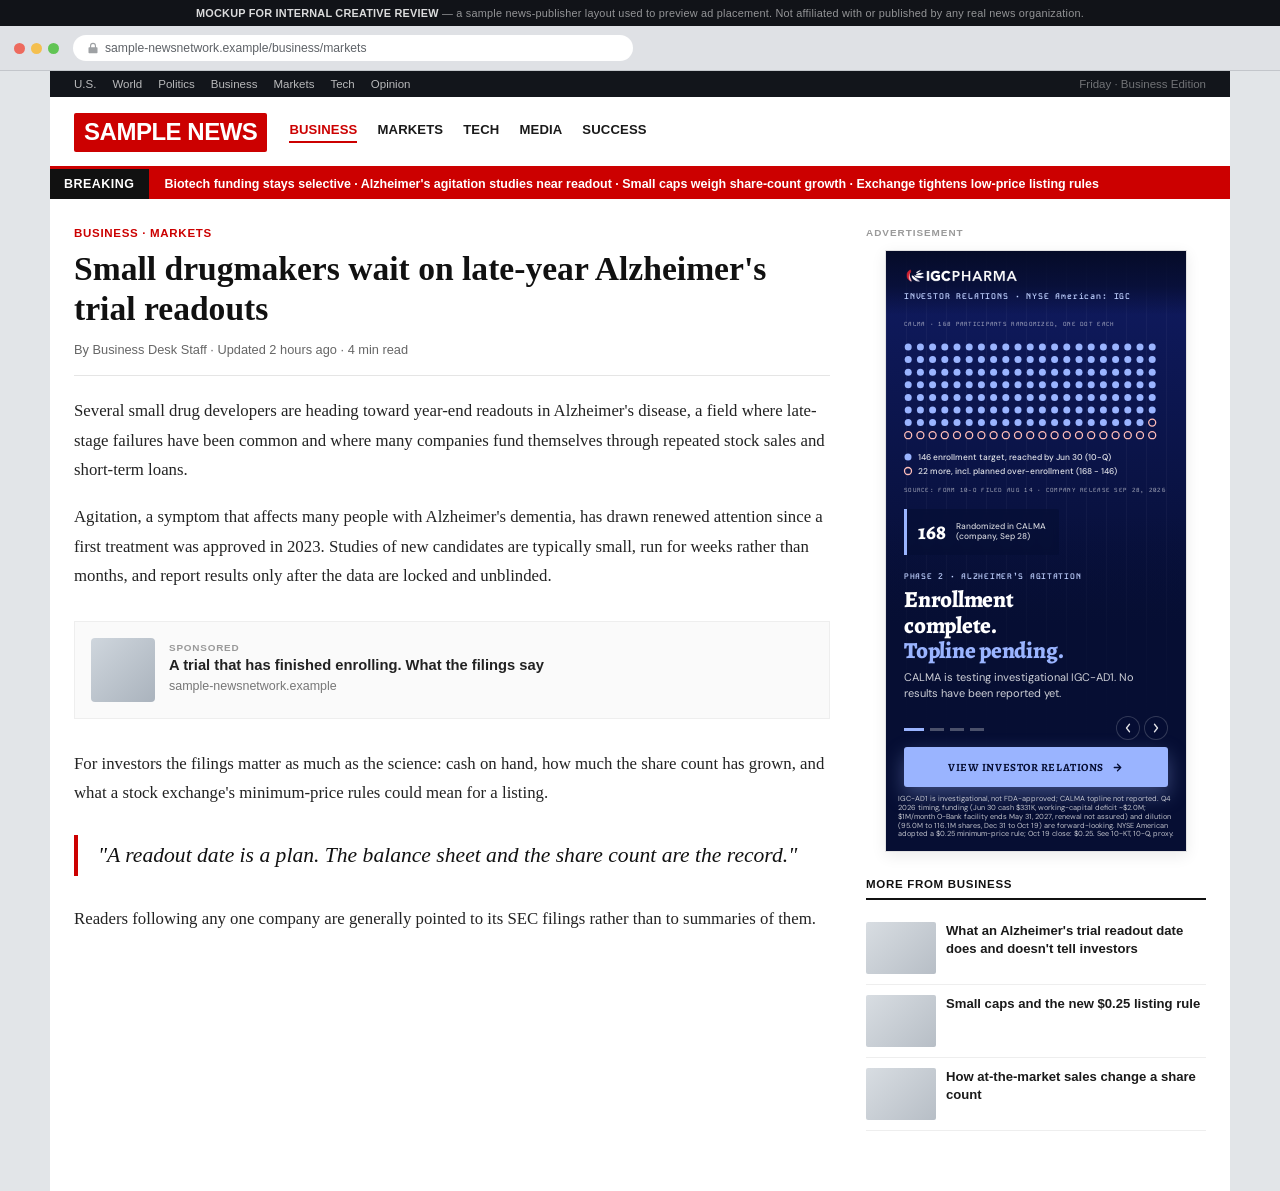
<file: context-preview/news.html>
<!DOCTYPE html>
<html lang="en">
<head>
<meta name="robots" content="noindex,nofollow">
<meta charset="UTF-8">
<meta name="viewport" content="width=device-width,initial-scale=1">
<title>In-Context Preview — Sample News Publisher Page</title>
<link rel="icon" href="data:,">
<style>
  * { margin:0; padding:0; box-sizing:border-box; }
  html, body { background:#e2e5e8; font-family:Helvetica, Arial, sans-serif; }

  /* ---- disclaimer strip ---- */
  #disclaimer {
    background:#111318;
    color:rgba(255,255,255,0.55);
    font-size:0.68rem;
    letter-spacing:0.02em;
    text-align:center;
    padding:7px 12px;
  }
  #disclaimer strong { color:rgba(255,255,255,0.85); }

  /* ---- fake browser chrome ---- */
  #browser-chrome {
    background:#dfe1e5;
    border-bottom:1px solid #c3c6cb;
    padding:9px 14px;
    display:flex;
    align-items:center;
    gap:14px;
  }
  #traffic-lights { display:flex; gap:6px; flex:0 0 auto; }
  #traffic-lights span { width:11px; height:11px; border-radius:50%; display:inline-block; }
  #traffic-lights span:nth-child(1){ background:#ed6a5e; }
  #traffic-lights span:nth-child(2){ background:#f4bf4f; }
  #traffic-lights span:nth-child(3){ background:#61c454; }
  #url-bar {
    flex:1 1 auto;
    background:#fff;
    border-radius:14px;
    padding:6px 14px;
    font-size:0.76rem;
    color:#5f6368;
    display:flex;
    align-items:center;
    gap:6px;
    max-width:560px;
  }
  #url-bar svg { flex:0 0 auto; opacity:0.6; }

  /* ---- site wrapper ---- */
  #site { background:#fff; max-width:1180px; margin:0 auto; }

  /* utility nav */
  #utility-nav {
    background:#12151b;
    color:rgba(255,255,255,0.7);
    font-size:0.72rem;
    display:flex;
    align-items:center;
    justify-content:space-between;
    padding:7px 24px;
  }
  #utility-nav .links { display:flex; gap:16px; }
  #utility-nav .links span:hover { color:#fff; }
  #utility-nav .meta { color:rgba(255,255,255,0.4); }

  /* masthead */
  #masthead {
    display:flex;
    align-items:center;
    gap:22px;
    padding:16px 24px 14px;
    border-bottom:3px solid #cc0000;
  }
  #logo {
    background:#cc0000;
    color:#fff;
    font-weight:900;
    font-size:1.5rem;
    letter-spacing:-0.02em;
    padding:5px 10px 6px;
    border-radius:2px;
    font-family:Arial, Helvetica, sans-serif;
  }
  #masthead nav { display:flex; gap:20px; flex:1; }
  #masthead nav span {
    font-size:0.82rem;
    font-weight:700;
    color:#1a1a1a;
    text-transform:uppercase;
    letter-spacing:0.01em;
    cursor:default;
  }
  #masthead nav span.active { color:#cc0000; border-bottom:2px solid #cc0000; padding-bottom:4px; }

  /* breaking ticker */
  #ticker {
    background:#cc0000;
    color:#fff;
    display:flex;
    align-items:center;
    font-size:0.78rem;
    font-weight:600;
    overflow:hidden;
    white-space:nowrap;
  }
  #ticker .badge {
    background:#111;
    padding:8px 14px;
    font-weight:900;
    letter-spacing:0.04em;
    flex:0 0 auto;
  }
  #ticker .feed { padding:8px 16px; }

  /* content grid */
  #content {
    display:grid;
    grid-template-columns:1fr 340px;
    gap:36px;
    padding:28px 24px 60px;
  }

  article .eyebrow {
    color:#cc0000;
    font-size:0.72rem;
    font-weight:800;
    letter-spacing:0.06em;
    text-transform:uppercase;
    margin-bottom:10px;
  }
  article h1 {
    font-family:Georgia, 'Times New Roman', serif;
    font-size:2.1rem;
    line-height:1.18;
    color:#111;
    margin-bottom:14px;
  }
  article .byline {
    font-size:0.8rem;
    color:#666;
    margin-bottom:20px;
    padding-bottom:18px;
    border-bottom:1px solid #e5e5e5;
  }
  article p {
    font-family:Georgia, 'Times New Roman', serif;
    font-size:1.05rem;
    line-height:1.75;
    color:#232323;
    margin-bottom:18px;
  }
  article .pull-quote {
    font-family:Georgia, 'Times New Roman', serif;
    font-style:italic;
    font-size:1.35rem;
    line-height:1.5;
    color:#111;
    border-left:4px solid #cc0000;
    padding:4px 0 4px 20px;
    margin:28px 0;
  }
  .native-slot {
    margin:30px 0;
    border:1px solid #eee;
    background:#fafafa;
    padding:16px;
    display:flex;
    gap:14px;
    align-items:center;
  }
  .native-slot .swatch { width:64px; height:64px; border-radius:4px; background:linear-gradient(135deg,#cfd6dd,#aab3bd); flex:0 0 auto; }
  .native-slot .txt .tag { font-size:0.62rem; font-weight:800; letter-spacing:0.08em; color:#999; text-transform:uppercase; margin-bottom:4px; }
  .native-slot .txt h4 { font-size:0.92rem; color:#222; margin-bottom:3px; }
  .native-slot .txt p { font-size:0.78rem; color:#777; margin:0; font-family:Helvetica, Arial, sans-serif; }

  /* right rail */
  aside { display:flex; flex-direction:column; align-items:center; gap:10px; }
  aside .sponsor-label {
    align-self:flex-start;
    font-size:0.62rem;
    font-weight:800;
    letter-spacing:0.1em;
    text-transform:uppercase;
    color:#9a9a9a;
    margin-bottom:2px;
  }
  #ad-slot {
    width:302px;    /* 300 + the 1px border each side (border-box), so the 300x600 banner isn't clipped */
    height:602px;
    border:1px solid #e2e2e2;
    box-shadow:0 4px 14px rgba(0,0,0,0.08);
    overflow:hidden;
    background:#000;
  }
  #ad-slot iframe { width:300px; height:600px; border:0; display:block; }

  .rail-more {
    align-self:stretch;
    margin-top:16px;
  }
  .rail-more .heading {
    font-size:0.72rem;
    font-weight:800;
    letter-spacing:0.06em;
    text-transform:uppercase;
    color:#111;
    border-bottom:2px solid #111;
    padding-bottom:8px;
    margin-bottom:12px;
  }
  .rail-item {
    display:flex;
    gap:10px;
    padding:10px 0;
    border-bottom:1px solid #eee;
  }
  .rail-item .thumb { width:70px; height:52px; border-radius:2px; background:linear-gradient(135deg,#d8dde2,#b7bec6); flex:0 0 auto; }
  .rail-item p { font-family:Helvetica, Arial, sans-serif; font-size:0.82rem; line-height:1.35; color:#1a1a1a; font-weight:600; }

  @media (max-width:900px) {
    #content { grid-template-columns:1fr; }
    aside { align-items:stretch; }
    #ad-slot { margin:0 auto; }
  }
</style>
</head>
<body>

<div id="disclaimer">
  <strong>MOCKUP FOR INTERNAL CREATIVE REVIEW</strong> — a sample news-publisher layout used to preview ad placement. Not affiliated with or published by any real news organization.
</div>

<div id="browser-chrome">
  <div id="traffic-lights"><span></span><span></span><span></span></div>
  <div id="url-bar">
    <svg width="12" height="12" viewBox="0 0 16 16"><path d="M8 1a4 4 0 00-4 4v2H3a1 1 0 00-1 1v6a1 1 0 001 1h10a1 1 0 001-1V8a1 1 0 00-1-1h-1V5a4 4 0 00-4-4zm-2.5 6V5a2.5 2.5 0 015 0v2h-5z" fill="currentColor"/></svg>
    sample-newsnetwork.example/business/markets
  </div>
</div>

<div id="site">
  <div id="utility-nav">
    <div class="links">
      <span>U.S.</span><span>World</span><span>Politics</span><span>Business</span><span>Markets</span><span>Tech</span><span>Opinion</span>
    </div>
    <div class="meta">Friday · Business Edition</div>
  </div>

  <div id="masthead">
    <div id="logo">SAMPLE&nbsp;NEWS</div>
    <nav>
      <span class="active">Business</span>
      <span>Markets</span>
      <span>Tech</span>
      <span>Media</span>
      <span>Success</span>
    </nav>
  </div>

  <div id="ticker">
    <span class="badge">BREAKING</span>
    <span class="feed">Biotech funding stays selective · Alzheimer&#x27;s agitation studies near readout · Small caps weigh share-count growth · Exchange tightens low-price listing rules</span>
  </div>

  <div id="content">
    <article>
      <div class="eyebrow">Business · Markets</div>
      <h1>Small drugmakers wait on late-year Alzheimer&#x27;s trial readouts</h1>
      <div class="byline">By Business Desk Staff · Updated 2 hours ago · 4 min read</div>

      <p>Several small drug developers are heading toward year-end readouts in Alzheimer&#x27;s disease, a field where late-stage failures have been common and where many companies fund themselves through repeated stock sales and short-term loans.</p>

      <p>Agitation, a symptom that affects many people with Alzheimer&#x27;s dementia, has drawn renewed attention since a first treatment was approved in 2023. Studies of new candidates are typically small, run for weeks rather than months, and report results only after the data are locked and unblinded.</p>

      <div class="native-slot">
        <div class="swatch"></div>
        <div class="txt">
          <div class="tag">Sponsored</div>
          <h4>A trial that has finished enrolling. What the filings say</h4>
          <p>sample-newsnetwork.example</p>
        </div>
      </div>

      <p>For investors the filings matter as much as the science: cash on hand, how much the share count has grown, and what a stock exchange&#x27;s minimum-price rules could mean for a listing.</p>

      <div class="pull-quote">"A readout date is a plan. The balance sheet and the share count are the record."</div>

      <p>Readers following any one company are generally pointed to its SEC filings rather than to summaries of them.</p>
    </article>

    <aside>
      <div class="sponsor-label">Advertisement</div>
      <div id="ad-slot">
        <iframe id="ad-frame" title="Sample ad placement" scrolling="no"></iframe>
      </div>

      <div class="rail-more">
        <div class="heading">More From Business</div>
        <div class="rail-item"><div class="thumb"></div><p>What an Alzheimer&#x27;s trial readout date does and doesn&#x27;t tell investors</p></div>
        <div class="rail-item"><div class="thumb"></div><p>Small caps and the new $0.25 listing rule</p></div>
        <div class="rail-item"><div class="thumb"></div><p>How at-the-market sales change a share count</p></div>
      </div>
    </aside>
  </div>
</div>

<script>
  var CONCEPTS = {
    a: '../concept-a-photo/index.html',
    b: '../concept-b-editorial/index.html',
    c: '../concept-c-dashboard/index.html',
    d: '../concept-d-corporate/index.html'
  }
  var params = new URLSearchParams(window.location.search)
  var concept = params.get('concept')
  if (!CONCEPTS[concept]) concept = 'a'
  document.getElementById('ad-frame').src = CONCEPTS[concept]
</script>

</body>
</html>
</file>
<file: concept-a-photo/style.css>
/* ── Brand tokens — the ONLY place colors are defined. Set --dark,
   --navy, --accent and --gold from the company's real site; the rest
   derive from them (color-mix: Chrome 111+ / Safari 16.2+). ── */
:root {
  --dark:      #060e33;
  --dark-2:    color-mix(in srgb, var(--dark) 70%, black);
  --navy:      #101b62;
  --accent:    #9ab4ff;
  --accent-d:  color-mix(in srgb, var(--accent) 82%, black);
  --accent-lt: color-mix(in srgb, var(--accent) 62%, white);
  --gold:      #ffbeb9;
  --gold-d:    color-mix(in srgb, var(--gold) 85%, black);
  --white:     #ffffff;
  --cta-ink:   #060e33;  /* text on the accent CTA — set to var(--dark-2) if white fails contrast on a light accent */
  --font-head: 'Alegreya', Georgia, serif;
  --font:      'DM Sans', system-ui, sans-serif;
  --mono:      'Kode Mono', ui-monospace, SFMono-Regular, Menlo, Consolas, 'Liberation Mono', monospace;
  --ease:      cubic-bezier(0.16,1,0.3,1);
}

* { margin:0; padding:0; box-sizing:border-box; }
html, body { width:300px; height:600px; overflow:hidden; background:var(--dark); }
body { font-family:var(--font); -webkit-font-smoothing:antialiased; }
a { text-decoration:none; color:inherit; }
button { border:0; background:none; font:inherit; color:inherit; cursor:pointer; -webkit-tap-highlight-color:transparent; }

/* ── Canvas ─────────────────────────────────────────────────────────
   Fixed 300x600 stage. A crossfading slide stack sits at the bottom of
   the z-order; persistent chrome (logo, nav, stats, CTA) is pinned on
   top of it and never rotates — same "fixed shell / rotating cards"
   split the Knorex reference banner used with royalSlider. */
#banner {
  position:relative;
  width:300px;
  height:600px;
  overflow:hidden;
  cursor:pointer;
  background:var(--dark);
}

/* ── Slide stack ────────────────────────────────────────────────── */
#slides { position:absolute; inset:0; z-index:1; }

.slide {
  position:absolute;
  inset:0;
  opacity:0;
  z-index:1;
  pointer-events:none;
  transition:opacity 0.9s ease;
}
.slide.active { opacity:1; z-index:2; pointer-events:auto; }

.slide-bg {
  position:absolute;
  top:0; left:0;
  width:100%; height:100%;
  object-fit:cover;
  object-position:center 20%;
  z-index:1;
  animation:kenburns 7s ease-out infinite alternate;
  user-select:none;
  -webkit-user-drag:none;
}
@keyframes kenburns {
  from { transform:scale(1); }
  to   { transform:scale(1.09); }
}

.slide-scrim-top, .slide-scrim-bottom {
  position:absolute;
  left:0; right:0;
  z-index:2;
  pointer-events:none;
}
.slide-scrim-top {
  top:0; height:190px;
  background:linear-gradient(180deg, color-mix(in srgb, var(--dark-2) 94%, transparent) 0%, color-mix(in srgb, var(--dark-2) 62%, transparent) 55%, color-mix(in srgb, var(--dark-2) 0%, transparent) 100%);
}
.slide-scrim-bottom {
  bottom:0; height:336px;
  background:linear-gradient(0deg, var(--dark) 0%, color-mix(in srgb, var(--dark) 93%, transparent) 42%, color-mix(in srgb, var(--dark) 0%, transparent) 100%);
}

.slide-copy {
  position:absolute;
  inset:0;
  z-index:3;
  transform:translateY(12px);
  transition:transform 0.9s var(--ease);
}
.slide.active .slide-copy { transform:translateY(0); }

/* Floating mid-image stat chip (per slide) */
.mid-chip {
  position:absolute;
  top:258px; left:18px;
  display:flex;
  align-items:center;
  gap:10px;
  padding:9px 13px 9px 11px;
  background:color-mix(in srgb, var(--dark) 58%, transparent);
  border-left:3px solid var(--accent);
  border-radius:0 3px 3px 0;
  backdrop-filter:blur(3px);
  -webkit-backdrop-filter:blur(3px);
}
.chip-num {
  font-family:var(--font-head);
  font-weight:800;
  font-size:21px;
  color:var(--white);
  white-space:nowrap;
}
.chip-num em { font-style:normal; color:var(--accent); }
.chip-label {
  font-family:var(--font);
  font-size:8.4px;
  line-height:1.25;
  font-weight:500;
  color:rgba(255,255,255,0.82);
}

/* Rotating headline block, pinned above the fixed bottom bar */
.copy-bottom {
  position:absolute;
  left:0; right:0;
  bottom:150px;
  padding:0 18px;
}
.kicker {
  font-family:var(--mono);
  font-weight:600;
  font-size:8px;
  letter-spacing:0.09em;
  text-transform:uppercase;
  color:var(--accent-lt);
  margin-bottom:6px;
}
.copy-bottom h1 {
  font-family:var(--font-head);
  font-weight:800;
  font-size:23px;
  line-height:1.1;
  letter-spacing:-0.01em;
  color:var(--white);
}
.copy-bottom h1 em { font-style:normal; color:var(--accent); }
.copy-bottom p {
  margin-top:7px;
  font-size:11px;
  line-height:1.4;
  color:rgba(255,255,255,0.8);
  max-width:255px;
}

/* ── Persistent chrome (never rotates) ─────────────────────────── */
#top-bar {
  position:absolute;
  top:0; left:0; right:0;
  z-index:5;
  display:flex;
  flex-direction:column;
  gap:7px;
  padding:16px 18px 0;
}
#logo { display:flex; align-items:center; gap:7px; }
#logo .lockup { width:116px; height:17px; display:block; }
#wordmark {
  font-family:var(--font-head);
  font-weight:800;
  font-size:13.5px;
  letter-spacing:0.01em;
  color:var(--white);
}
#eyebrow {
  font-family:var(--mono);
  font-weight:600;
  font-size:8.2px;
  letter-spacing:0.1em;
  color:var(--accent-lt);
}

/* arrows ride in the dots row so the 0-258px art zone stays free */
.nav-arrow {
  position:absolute;
  top:-6px;
  width:24px; height:24px;
  z-index:5;
  display:flex;
  align-items:center;
  justify-content:center;
  background:color-mix(in srgb, var(--dark) 45%, transparent);
  border:1px solid rgba(255,255,255,0.18);
  border-radius:50%;
  color:rgba(255,255,255,0.9);
  transition:background .2s ease, transform .15s ease;
}
.nav-arrow svg { width:12px; height:12px; }
.nav-arrow:active { transform:scale(0.9); background:color-mix(in srgb, var(--accent) 55%, transparent); }
#arrow-prev { right:46px; }
#arrow-next { right:18px; }

#bottom-fixed {
  position:absolute;
  left:0; right:0; bottom:0;
  z-index:5;
  padding:0 18px 12px;
}

#dots {
  display:flex;
  gap:6px;
  margin-bottom:10px;
}
.dot {
  width:14px; height:3px;
  border-radius:2px;
  background:rgba(255,255,255,0.28);
  transition:background .3s ease, width .3s ease;
  padding:6px 0;
  background-clip:content-box;
  box-sizing:content-box;
}
.dot.active { background-color:var(--accent); width:20px; }  /* background-color, not the shorthand: the shorthand resets background-clip and paints the whole 15px hit area as a square */


#cta {
  margin-top:0;
  display:flex;
  align-items:center;
  justify-content:center;
  gap:7px;
  width:100%;
  height:40px;
  background:var(--accent);
  border-radius:3px;
  color:var(--cta-ink);
  font-family:var(--font-head);
  font-weight:700;
  font-size:11px;
  letter-spacing:0.05em;
  text-transform:uppercase;
  box-shadow:0 8px 20px color-mix(in srgb, var(--accent) 35%, transparent);
  animation:cta-pulse 1.8s ease-in-out 2.6s 6;
}
#cta-arrow { width:13px; height:13px; }

/* Required disclosure line under the CTA */
#disclosure {
  margin:8px -6px 0;
  font-family:var(--font);
  font-size:7.3px;
  letter-spacing:0;
  line-height:1.2;
  text-align:left;
  color:rgba(255,255,255,0.74);
}
@keyframes cta-pulse {
  0%, 100% { box-shadow:0 8px 20px color-mix(in srgb, var(--accent) 35%, transparent); }
  50%      { box-shadow:0 8px 26px color-mix(in srgb, var(--accent) 65%, transparent), 0 0 0 5px color-mix(in srgb, var(--accent) 12%, transparent); }
}

/* ── Entrance sequence (initial load only) ─────────────────────── */
.reveal {
  opacity:0;
  transform:translateY(14px);
  transition:opacity .7s var(--ease), transform .7s var(--ease);
}
#banner.is-live .reveal { opacity:1; transform:none; }
#top-bar[data-delay="0"] { transition-delay:.05s; }
#bottom-fixed[data-delay="4"] { transition-delay:.55s; }

#click-tag-wrapper { position:absolute; width:0; height:0; overflow:hidden; }

@media (prefers-reduced-motion: reduce) {
  .slide-bg { animation:none; }
  #cta { animation:none; }
  .reveal { transition-duration:.01s; transition-delay:0s !important; }
  .slide, .slide-copy { transition-duration:.2s; }
}


/* ── Motif art (IR page drawing language on dark) ───────────────── */
.slide-bg.motif { animation:none; background:linear-gradient(180deg, var(--navy) 0%, var(--dark) 62%, var(--dark) 100%); }
.slide-bg.motif svg { position:absolute; top:0; left:0; }
.slide-bg.motif::before { content:""; position:absolute; inset:0; background-image:linear-gradient(90deg, rgba(255,255,255,.035) 1px, transparent 1px); background-size:20px 100%; }
.slide-scrim-top { height:64px; }
.motif .m-src { font-family:var(--mono); font-weight:500; font-size:5.9px; letter-spacing:0.05em; fill:rgba(255,255,255,0.58); }
.motif .m-src.mid { fill:rgba(255,255,255,0.5); }
.motif .m-src.pink { fill:var(--gold); }
.motif .m-src.dimmer { fill:rgba(255,255,255,0.32); }
.motif .m-lab { font-family:var(--font); font-weight:500; font-size:8.4px; fill:rgba(255,255,255,0.88); }
.motif .m-lab.strong { font-weight:700; fill:#fff; }
.motif .m-lab.dim { fill:rgba(255,255,255,0.7); }
.motif .m-tick { font-family:var(--mono); font-weight:500; font-size:6.4px; fill:rgba(255,255,255,0.6); }
.motif .m-dot { fill:var(--accent); }
.motif .m-dot.open { fill:none; stroke:var(--gold); stroke-width:1.3; }
.motif .m-hair { fill:none; stroke:rgba(255,255,255,0.2); stroke-width:1; }
.motif .m-axis { fill:none; stroke:rgba(255,255,255,0.7); stroke-width:1.3; }
.motif .m-dash { fill:none; stroke:var(--accent-lt); stroke-width:1; stroke-dasharray:2 3; }
.motif .m-lane { fill:rgba(255,255,255,0.08); stroke:rgba(255,255,255,0.14); stroke-width:1; }
.motif .m-topline { fill:url(#hatch); stroke:var(--gold); stroke-width:1.1; stroke-dasharray:3 3; }
.motif .m-rail { fill:none; stroke:var(--accent-lt); stroke-width:1.3; stroke-dasharray:4 4; opacity:.7; }
.motif .m-solid { fill:none; stroke:var(--accent); stroke-width:2.2; }
.motif .m-node { fill:var(--dark); stroke:var(--accent-lt); stroke-width:1.6; }
.motif .m-node.full { fill:var(--accent); stroke:var(--accent); }
.motif .m-node.now { fill:#d52130; stroke:#ff7a85; }
.motif .m-node.now-soft { fill:var(--dark); stroke:var(--gold); stroke-width:1.8; }
.motif .m-halo { fill:color-mix(in srgb, #d52130 24%, transparent); }
.motif .m-bar.cash { fill:var(--gold); }
.motif .m-bar.ops { fill:#c9d6ff; }
.motif .m-bar.fund { fill:#6f7fc4; }
.motif .m-bar.cont { fill:url(#hatch); stroke:var(--accent-lt); stroke-width:1.2; stroke-dasharray:4 3; }
.motif .m-bv { font-family:var(--mono); font-weight:600; font-size:8.6px; fill:#fff; }
</file>
<file: concept-b-editorial/style.css>
/* ── Brand tokens — the ONLY place colors are defined. Set --accent,
   --ink and --gold from the company's real site (hex or oklch); every
   other surface/tint derives from them. ── */
:root {
  --accent:       #9ab4ff;                     /* bright navy-tint: dots, CTA fill on the dark band */
  --ink:          #1d2433;
  --gold:         #d52130;                     /* the brand crimson: marks and the pending flag */
  --accent-lt:    #bfd0ff;
  --accent-ink:   #1a2789;                     /* the brand navy: text, links, bars */
  --accent-ink-d: #101671;
  --accent-lo:    color-mix(in oklch, var(--accent-ink) 12%, transparent);
  --deep:         #101b62;
  --paper:        #fafcff;
  --tint:         #eff3ff;
  --tint-2:       #d8e1f9;
  --card:         #ffffff;
  --text-mid:     #596072;
  --line:         color-mix(in oklch, var(--ink) 15%, transparent);
  --serif: 'Alegreya', Georgia, serif;
  --sans:  'DM Sans', system-ui, sans-serif;
  --mono:  'Kode Mono', ui-monospace, SFMono-Regular, Menlo, Consolas, 'Liberation Mono', monospace;
  --ease:  cubic-bezier(0.22, 1, 0.36, 1);
}

* { margin:0; padding:0; box-sizing:border-box; }
html, body { width:300px; height:600px; overflow:hidden; background:var(--paper); }
body { font-family:var(--sans); color:var(--ink); -webkit-font-smoothing:antialiased; }
a { text-decoration:none; color:inherit; }
button { border:0; background:none; font:inherit; color:inherit; cursor:pointer; -webkit-tap-highlight-color:transparent; }

#banner {
  position:relative;
  width:300px;
  height:600px;
  overflow:hidden;
  cursor:pointer;
  background:var(--paper);
}

#top-rule {
  position:absolute;
  top:0; left:0; right:0;
  height:3px;
  z-index:6;
  background:linear-gradient(90deg, var(--accent-ink), var(--gold));
}

/* ── Persistent top chrome ──────────────────────────────────────── */
#top-bar {
  position:absolute;
  top:3px; left:0; right:0;
  z-index:5;
  background:var(--paper);
  border-bottom:1px solid var(--line);
  padding:13px 18px 10px;
  display:flex;
  flex-direction:column;
  gap:6px;
}
#logo { display:flex; align-items:center; gap:7px; }
#logo .lockup { width:112px; height:16px; display:block; }
#wordmark {
  font-family:var(--sans);
  font-weight:800;
  font-size:13px;
  letter-spacing:0.01em;
  color:var(--ink);
}
#masthead {
  font-family:var(--mono);
  font-size:7.6px;
  font-weight:500;
  letter-spacing:0.1em;
  color:var(--text-mid);
}

/* ── Slide stack ────────────────────────────────────────────────── */
#slides { position:absolute; top:60px; left:0; right:0; bottom:142px; z-index:1; overflow:hidden; }

.slide {
  position:absolute; inset:0;
  opacity:0;
  z-index:1;
  pointer-events:none;
  transition:opacity 0.8s ease;
}
.slide.active { opacity:1; z-index:2; pointer-events:auto; }

.slide-copy {
  padding:13px 18px 0;
  transform:translateY(10px);
  transition:transform 0.8s var(--ease);
}
.slide.active .slide-copy { transform:translateY(0); }

.eyebrow {
  font-family:var(--mono);
  font-size:9.5px;
  font-weight:500;
  letter-spacing:0.13em;
  text-transform:uppercase;
  color:var(--accent-ink);
  display:flex;
  align-items:center;
  gap:7px;
  margin-bottom:9px;
}
.eyebrow::before {
  content:'';
  width:6px; height:6px;
  border-radius:50%;
  background:var(--accent);
  flex:none;
}

.slide-copy h1 {
  font-family:var(--serif);
  font-weight:800;
  font-size:23px;
  line-height:1.08;
  letter-spacing:-0.01em;
  color:var(--ink);
}
.slide-copy h1 em { font-style:normal; color:var(--accent-ink); }

.lead {
  margin-top:7px;
  font-family:var(--sans);
  font-size:10.4px;
  line-height:1.4;
  color:var(--text-mid);
}

/* ── "Figure" schematic card, matching the site's plate component ─ */
.fig-card {
  margin-top:11px;
  border:1px solid var(--line);
  border-radius:2px;
  background:var(--card);
  overflow:hidden;
}
.fig-bar {
  display:flex;
  justify-content:space-between;
  align-items:center;
  gap:8px;
  padding:6px 10px;
  background:var(--ink);
  color:#fff;
  font-family:var(--mono);
  font-size:6.6px;
  font-weight:500;
  letter-spacing:0.12em;
  text-transform:uppercase;
}
.fig-bar span:last-child { color:var(--accent-lt); }
.fig-body { padding:7px 11px 4px; }
.fig-body svg { width:100%; height:auto; display:block; }

/* figure line-art */
.fig-node rect { fill:var(--ink); }
.fig-rail { fill:none; stroke:var(--text-mid); stroke-width:1.6; }
.fig-ghost { fill:none; stroke:var(--tint-2); stroke-width:2; }
.fig-mark { fill:none; stroke-width:10.5; stroke-linecap:round; }
.fig-mark.a { stroke:var(--accent); }
.fig-mark.b { stroke:var(--ink); }
.fig-gold { fill:var(--gold); }

.fig-mesh line { stroke:var(--accent-lt); stroke-width:1; opacity:0.7; }
.fig-dot circle { fill:var(--accent-ink); }
.fig-hub { fill:var(--gold); stroke:var(--ink); stroke-width:1.4; }

.fig-step rect { fill:var(--tint); stroke:var(--line); stroke-width:1; }
.fig-step.accent rect { fill:var(--accent-lo); stroke:var(--accent-ink); }
.fig-step.gold rect { fill:var(--tint); stroke:var(--gold); }
.fig-step text {
  font-family:var(--mono);
  font-size:8.6px;
  font-weight:700;
  letter-spacing:0.01em;
  fill:var(--ink);
}
.fig-arrow { fill:none; stroke:var(--text-mid); stroke-width:1.6; stroke-linecap:round; stroke-linejoin:round; }

.fig-base { stroke:var(--line); stroke-width:1; }
.fig-bar-prior { fill:var(--tint-2); }
.fig-bar-now { fill:var(--accent-ink); }
.fig-bar-label { font-family:var(--mono); font-size:9px; font-weight:600; fill:var(--text-mid); }
.fig-bar-label.strong { fill:var(--accent-ink); font-weight:700; font-size:10px; }
.fig-bar-year { font-family:var(--mono); font-size:7.5px; fill:var(--text-mid); letter-spacing:0.04em; }

/* key-fact row, matching the site's .kf definition-list pattern */
.kf {
  margin-top:9px;
  padding-top:8px;
  border-top:1px solid var(--line);
  display:flex;
  justify-content:space-between;
  align-items:baseline;
}
.kf dt {
  font-family:var(--mono);
  font-size:7.4px;
  font-weight:500;
  letter-spacing:0.08em;
  text-transform:uppercase;
  white-space:nowrap;
  color:var(--text-mid);
}
.kf dd {
  display:flex;
  flex-direction:column;
  align-items:flex-end;
  gap:2px;
  font-family:var(--mono);
  font-size:13px;
  font-weight:700;
  color:var(--ink);
  text-align:right;
}
.kf dd em {
  font-style:normal;
  font-weight:600;
  font-size:7.6px;
  letter-spacing:0.03em;
  color:var(--accent-ink);
}

/* ── Nav arrows ─────────────────────────────────────────────────── */
.nav-arrow {
  position:static;
  flex:none;
  width:22px; height:22px;
  display:flex;
  align-items:center;
  justify-content:center;
  background:transparent;
  border:1px solid oklch(1 0 0 / 0.28);
  border-radius:50%;
  color:#fff;
  transition:transform 0.15s ease, background 0.2s ease;
}
.nav-arrow svg { width:12px; height:12px; }
.nav-arrow:active { transform:scale(0.9); background:oklch(1 0 0 / 0.16); }
#arrow-prev { margin-left:auto; }
#arrow-next { margin-left:4px; }

/* ── Persistent dark band: dots + CTA ───────────────────────────── */
#dots {
  position:absolute;
  left:0; right:0; bottom:108px;
  z-index:5;
  background:var(--deep);
  display:flex;
  align-items:center;
  gap:6px;
  padding:8px 18px 4px;
}
.dot {
  width:13px; height:3px;
  border-radius:2px;
  background:oklch(1 0 0 / 0.28);
  padding:6px 0;
  background-clip:content-box;
  box-sizing:content-box;
  transition:background 0.3s ease, width 0.3s ease;
}
.dot.active { background-color:var(--accent); width:19px; }  /* background-color, not the shorthand: the shorthand resets background-clip and paints the whole hit area as a square */

#bottom-fixed {
  position:absolute;
  left:0; right:0; bottom:0;
  z-index:5;
  background:var(--deep);
  padding:6px 18px 10px;
}
#cta {
  display:flex;
  align-items:center;
  justify-content:center;
  gap:7px;
  width:100%;
  height:40px;
  background:var(--accent);
  border-radius:3px;
  color:var(--deep);
  font-family:var(--sans);
  font-weight:700;
  font-size:12px;
  letter-spacing:0.01em;
  box-shadow:0 8px 20px color-mix(in oklch, var(--accent) 30%, transparent);
  animation:cta-pulse 1.8s ease-in-out 2.6s 6;
}
#cta-arrow { width:13px; height:13px; }

/* Required disclosure line under the CTA */
#fls {
  margin:8px -6px 0;
  font-family:var(--sans);
  font-size:7.3px;
  line-height:1.2;
  letter-spacing:0;
  text-align:left;
  color:color-mix(in oklch, white 78%, transparent);
}
@keyframes cta-pulse {
  0%, 100% { box-shadow:0 8px 20px color-mix(in oklch, var(--accent) 30%, transparent); }
  50%      { box-shadow:0 8px 26px color-mix(in oklch, var(--accent) 55%, transparent), 0 0 0 5px color-mix(in oklch, var(--accent) 16%, transparent); }
}

/* ── Entrance sequence (initial load only) ─────────────────────── */
.reveal { opacity:0; transform:translateY(12px); transition:opacity .7s var(--ease), transform .7s var(--ease); }
#banner.is-live .reveal { opacity:1; transform:none; }
#top-bar[data-delay="0"] { transition-delay:.05s; }
#dots.reveal { transition-delay:.5s; }
#bottom-fixed[data-delay="1"] { transition-delay:.6s; }

#click-tag-wrapper { position:absolute; width:0; height:0; overflow:hidden; }

@media (prefers-reduced-motion: reduce) {
  #cta { animation:none; }
  .reveal { transition-duration:.01s; transition-delay:0s !important; }
  .slide, .slide-copy { transition-duration:.2s; }
}


/* ── Figure plates: the IR page's drawing language, light ───────── */
.fig-body svg text { font-family:var(--mono); }
.f-lab { font-family:var(--mono); font-weight:500; font-size:5.9px; letter-spacing:0.04em; fill:var(--text-mid); }
.f-lab.strong { font-weight:600; font-size:6.6px; fill:var(--ink); }
.f-lab.dim { fill:color-mix(in oklch, var(--ink) 55%, white); }
.f-lab.pink { fill:#a7001c; }
.f-tick { font-family:var(--mono); font-size:6.2px; fill:var(--text-mid); }
.f-bv { font-family:var(--mono); font-weight:600; font-size:10px; fill:#fff; }
.f-bv.hatch { fill:#a7001c; font-size:9px; }
.f-bv.sm { font-size:7.4px; fill:var(--accent-ink); }
.f-solid { fill:var(--accent-ink); }
.f-hatch { fill:url(#f-hatch); stroke:var(--gold); stroke-width:1.1; stroke-dasharray:3 3; }
.f-hair { fill:none; stroke:var(--line); stroke-width:1; }
.f-axis { fill:none; stroke:var(--ink); stroke-width:1.3; }
.f-dash { fill:none; stroke:var(--accent-ink); stroke-width:1; stroke-dasharray:2 3; }
.f-lane { fill:var(--tint); stroke:var(--tint-2); stroke-width:1; }
.f-solid-line { fill:none; stroke:var(--accent-ink); stroke-width:2.2; }
.f-ghost { fill:none; stroke:var(--tint-2); stroke-width:1.6; stroke-dasharray:4 4; }
.f-node { fill:var(--card); stroke:var(--accent-ink); stroke-width:1.5; }
.f-node.full { fill:var(--accent-ink); }
.f-node.now { fill:var(--gold); stroke:#ff7a85; }
.f-node.soft { fill:var(--card); stroke:var(--gold); stroke-width:1.7; }
.f-halo { fill:color-mix(in oklch, var(--gold) 20%, transparent); }
.f-bar.cash { fill:var(--gold); }
.f-bar.ops { fill:var(--accent-ink); }
.f-bar.fund { fill:#6f7fc4; }
.f-bar.cont { fill:url(#f-hatch); stroke:var(--accent-ink); stroke-width:1.1; stroke-dasharray:4 3; }
</file>
<file: concept-c-dashboard/style.css>
/* ── Brand tokens — the ONLY place colors are defined. Set --dark,
   --navy, --accent and --gold from the company's real site; the rest
   derive from them (color-mix: Chrome 111+ / Safari 16.2+). ── */
:root {
  --dark:      #060e33;
  --dark-2:    color-mix(in srgb, var(--dark) 70%, black);
  --navy:      #101b62;
  --accent:    #9ab4ff;
  --accent-d:  color-mix(in srgb, var(--accent) 82%, black);
  --accent-lt: color-mix(in srgb, var(--accent) 62%, white);
  --gold:      #ffbeb9;
  --gold-d:    color-mix(in srgb, var(--gold) 85%, black);
  --white:     #ffffff;
  --cta-ink:   #060e33;  /* text on the accent CTA — set to var(--dark-2) if white fails contrast on a light accent */
  --font-head: 'Alegreya', Georgia, serif;
  --font:      'DM Sans', system-ui, sans-serif;
  --mono:      'Kode Mono', ui-monospace, SFMono-Regular, Menlo, Consolas, 'Liberation Mono', monospace;
  --ease:      cubic-bezier(0.16,1,0.3,1);
}

* { margin:0; padding:0; box-sizing:border-box; }
html, body { width:300px; height:600px; overflow:hidden; background:var(--dark); }
body { font-family:var(--font); -webkit-font-smoothing:antialiased; }
a { text-decoration:none; color:inherit; }
button { border:0; background:none; font:inherit; color:inherit; cursor:pointer; -webkit-tap-highlight-color:transparent; }

/* ── Canvas ─────────────────────────────────────────────────────────
   Fixed 300x600 stage. A crossfading slide stack sits at the bottom of
   the z-order; persistent chrome (logo, nav, stats, CTA) is pinned on
   top of it and never rotates — same "fixed shell / rotating cards"
   split the Knorex reference banner used with royalSlider. */
#banner {
  position:relative;
  width:300px;
  height:600px;
  overflow:hidden;
  cursor:pointer;
  background:var(--dark);
}

/* ── Slide stack ────────────────────────────────────────────────── */
#slides { position:absolute; inset:0; z-index:1; }

.slide {
  position:absolute;
  inset:0;
  opacity:0;
  z-index:1;
  pointer-events:none;
  transition:opacity 0.9s ease;
}
.slide.active { opacity:1; z-index:2; pointer-events:auto; }

.slide-bg {
  position:absolute;
  top:0; left:0;
  width:100%; height:100%;
  object-fit:cover;
  object-position:center 20%;
  z-index:1;
  animation:kenburns 7s ease-out infinite alternate;
  user-select:none;
  -webkit-user-drag:none;
}
@keyframes kenburns {
  from { transform:scale(1); }
  to   { transform:scale(1.09); }
}

.slide-scrim-top, .slide-scrim-bottom {
  position:absolute;
  left:0; right:0;
  z-index:2;
  pointer-events:none;
}
.slide-scrim-top {
  top:0; height:190px;
  background:linear-gradient(180deg, color-mix(in srgb, var(--dark-2) 94%, transparent) 0%, color-mix(in srgb, var(--dark-2) 62%, transparent) 55%, color-mix(in srgb, var(--dark-2) 0%, transparent) 100%);
}
.slide-scrim-bottom {
  bottom:0; height:336px;
  background:linear-gradient(0deg, var(--dark) 0%, color-mix(in srgb, var(--dark) 93%, transparent) 42%, color-mix(in srgb, var(--dark) 0%, transparent) 100%);
}

.slide-copy {
  position:absolute;
  inset:0;
  z-index:3;
  transform:translateY(12px);
  transition:transform 0.9s var(--ease);
}
.slide.active .slide-copy { transform:translateY(0); }

/* Floating mid-image stat chip (per slide) */
.mid-chip {
  position:absolute;
  top:258px; left:18px;
  display:flex;
  align-items:center;
  gap:10px;
  padding:9px 13px 9px 11px;
  background:color-mix(in srgb, var(--dark) 58%, transparent);
  border-left:3px solid var(--accent);
  border-radius:0 3px 3px 0;
  backdrop-filter:blur(3px);
  -webkit-backdrop-filter:blur(3px);
}
.chip-num {
  font-family:var(--font-head);
  font-weight:800;
  font-size:21px;
  color:var(--white);
  white-space:nowrap;
}
.chip-num em { font-style:normal; color:var(--accent); }
.chip-label {
  font-family:var(--font);
  font-size:8.4px;
  line-height:1.25;
  font-weight:500;
  color:rgba(255,255,255,0.82);
}

/* Rotating headline block, pinned above the fixed bottom bar */
.copy-bottom {
  position:absolute;
  left:0; right:0;
  bottom:150px;
  padding:0 18px;
}
.kicker {
  font-family:var(--mono);
  font-weight:600;
  font-size:8px;
  letter-spacing:0.09em;
  text-transform:uppercase;
  color:var(--accent-lt);
  margin-bottom:6px;
}
.copy-bottom h1 {
  font-family:var(--font-head);
  font-weight:800;
  font-size:23px;
  line-height:1.1;
  letter-spacing:-0.01em;
  color:var(--white);
}
.copy-bottom h1 em { font-style:normal; color:var(--accent); }
.copy-bottom p {
  margin-top:7px;
  font-size:11px;
  line-height:1.4;
  color:rgba(255,255,255,0.8);
  max-width:255px;
}

/* ── Persistent chrome (never rotates) ─────────────────────────── */
#top-bar {
  position:absolute;
  top:0; left:0; right:0;
  z-index:5;
  display:flex;
  flex-direction:column;
  gap:7px;
  padding:16px 18px 0;
}
#logo { display:flex; align-items:center; gap:7px; }
#logo .lockup { width:116px; height:17px; display:block; }
#wordmark {
  font-family:var(--font-head);
  font-weight:800;
  font-size:13.5px;
  letter-spacing:0.01em;
  color:var(--white);
}
#eyebrow {
  font-family:var(--mono);
  font-weight:600;
  font-size:8.2px;
  letter-spacing:0.1em;
  color:var(--accent-lt);
}

/* arrows ride in the dots row so the 0-258px art zone stays free */
.nav-arrow {
  position:absolute;
  top:-6px;
  width:24px; height:24px;
  z-index:5;
  display:flex;
  align-items:center;
  justify-content:center;
  background:color-mix(in srgb, var(--dark) 45%, transparent);
  border:1px solid rgba(255,255,255,0.18);
  border-radius:50%;
  color:rgba(255,255,255,0.9);
  transition:background .2s ease, transform .15s ease;
}
.nav-arrow svg { width:12px; height:12px; }
.nav-arrow:active { transform:scale(0.9); background:color-mix(in srgb, var(--accent) 55%, transparent); }
#arrow-prev { right:46px; }
#arrow-next { right:18px; }

#bottom-fixed {
  position:absolute;
  left:0; right:0; bottom:0;
  z-index:5;
  padding:0 18px 12px;
}

#dots {
  display:flex;
  gap:6px;
  margin-bottom:10px;
}
.dot {
  width:14px; height:3px;
  border-radius:2px;
  background:rgba(255,255,255,0.28);
  transition:background .3s ease, width .3s ease;
  padding:6px 0;
  background-clip:content-box;
  box-sizing:content-box;
}
.dot.active { background-color:var(--accent); width:20px; }  /* background-color, not the shorthand: the shorthand resets background-clip and paints the whole 15px hit area as a square */


#cta {
  margin-top:0;
  display:flex;
  align-items:center;
  justify-content:center;
  gap:7px;
  width:100%;
  height:40px;
  background:var(--accent);
  border-radius:3px;
  color:var(--cta-ink);
  font-family:var(--font-head);
  font-weight:700;
  font-size:11px;
  letter-spacing:0.05em;
  text-transform:uppercase;
  box-shadow:0 8px 20px color-mix(in srgb, var(--accent) 35%, transparent);
  animation:cta-pulse 1.8s ease-in-out 2.6s 6;
}
#cta-arrow { width:13px; height:13px; }

/* Required disclosure line under the CTA */
#disclosure {
  margin:8px -6px 0;
  font-family:var(--font);
  font-size:7.3px;
  letter-spacing:0;
  line-height:1.2;
  text-align:left;
  color:rgba(255,255,255,0.74);
}
@keyframes cta-pulse {
  0%, 100% { box-shadow:0 8px 20px color-mix(in srgb, var(--accent) 35%, transparent); }
  50%      { box-shadow:0 8px 26px color-mix(in srgb, var(--accent) 65%, transparent), 0 0 0 5px color-mix(in srgb, var(--accent) 12%, transparent); }
}

/* ── Entrance sequence (initial load only) ─────────────────────── */
.reveal {
  opacity:0;
  transform:translateY(14px);
  transition:opacity .7s var(--ease), transform .7s var(--ease);
}
#banner.is-live .reveal { opacity:1; transform:none; }
#top-bar[data-delay="0"] { transition-delay:.05s; }
#bottom-fixed[data-delay="4"] { transition-delay:.55s; }

#click-tag-wrapper { position:absolute; width:0; height:0; overflow:hidden; }

@media (prefers-reduced-motion: reduce) {
  .slide-bg { animation:none; }
  #cta { animation:none; }
  .reveal { transition-duration:.01s; transition-delay:0s !important; }
  .slide, .slide-copy { transition-duration:.2s; }
}


/* ── Motif art (IR page drawing language on dark) ───────────────── */
.slide-bg.motif { animation:none; background:linear-gradient(180deg, var(--navy) 0%, var(--dark) 62%, var(--dark) 100%); }
.slide-bg.motif svg { position:absolute; top:0; left:0; }
.slide-bg.motif::before { content:""; position:absolute; inset:0; background-image:linear-gradient(90deg, rgba(255,255,255,.035) 1px, transparent 1px); background-size:20px 100%; }
.slide-scrim-top { height:64px; }
.motif .m-src { font-family:var(--mono); font-weight:500; font-size:5.9px; letter-spacing:0.05em; fill:rgba(255,255,255,0.58); }
.motif .m-src.mid { fill:rgba(255,255,255,0.5); }
.motif .m-src.pink { fill:var(--gold); }
.motif .m-src.dimmer { fill:rgba(255,255,255,0.32); }
.motif .m-lab { font-family:var(--font); font-weight:500; font-size:8.4px; fill:rgba(255,255,255,0.88); }
.motif .m-lab.strong { font-weight:700; fill:#fff; }
.motif .m-lab.dim { fill:rgba(255,255,255,0.7); }
.motif .m-tick { font-family:var(--mono); font-weight:500; font-size:6.4px; fill:rgba(255,255,255,0.6); }
.motif .m-dot { fill:var(--accent); }
.motif .m-dot.open { fill:none; stroke:var(--gold); stroke-width:1.3; }
.motif .m-hair { fill:none; stroke:rgba(255,255,255,0.2); stroke-width:1; }
.motif .m-axis { fill:none; stroke:rgba(255,255,255,0.7); stroke-width:1.3; }
.motif .m-dash { fill:none; stroke:var(--accent-lt); stroke-width:1; stroke-dasharray:2 3; }
.motif .m-lane { fill:rgba(255,255,255,0.08); stroke:rgba(255,255,255,0.14); stroke-width:1; }
.motif .m-topline { fill:url(#hatch); stroke:var(--gold); stroke-width:1.1; stroke-dasharray:3 3; }
.motif .m-rail { fill:none; stroke:var(--accent-lt); stroke-width:1.3; stroke-dasharray:4 4; opacity:.7; }
.motif .m-solid { fill:none; stroke:var(--accent); stroke-width:2.2; }
.motif .m-node { fill:var(--dark); stroke:var(--accent-lt); stroke-width:1.6; }
.motif .m-node.full { fill:var(--accent); stroke:var(--accent); }
.motif .m-node.now { fill:#d52130; stroke:#ff7a85; }
.motif .m-node.now-soft { fill:var(--dark); stroke:var(--gold); stroke-width:1.8; }
.motif .m-halo { fill:color-mix(in srgb, #d52130 24%, transparent); }
.motif .m-bar.cash { fill:var(--gold); }
.motif .m-bar.ops { fill:#c9d6ff; }
.motif .m-bar.fund { fill:#6f7fc4; }
.motif .m-bar.cont { fill:url(#hatch); stroke:var(--accent-lt); stroke-width:1.2; stroke-dasharray:4 3; }
.motif .m-bv { font-family:var(--mono); font-weight:600; font-size:8.6px; fill:#fff; }


/* ══ Concept C: sign-up block, appended to Concept A's stylesheet by
   scripts/build_concept_c.py. Everything above this line is A's CSS,
   copied verbatim; don't edit it here — edit A and rebuild. ══ */

/* The sign-up is taller than A's CTA, so the chip and headline move up
   by --c-lift, and the bottom padding tightens. If A has foreground art
   in the slide background (a motif, a diagram) that now crowds the chip,
   lift it too in the C-only block at the end of this file. */
:root { --c-lift: 16px; --c-error: #ff7a6b; }
.slide-copy .mid-chip, .slide-copy .copy-bottom { translate: 0 calc(-1 * var(--c-lift)); }
#bottom-fixed { padding-bottom: 11px; }

#signup { position:relative; margin-top:13px; cursor:default; }
.sr-only {
  position:absolute; width:1px; height:1px; overflow:hidden;
  clip:rect(0 0 0 0); white-space:nowrap;
}
#signup-row {
  position:relative;
  display:flex;
  gap:6px;
  height:40px;
}
#signup-email {
  flex:1;
  min-width:0;
  height:100%;
  padding:0 11px;
  border:1px solid rgba(255,255,255,0.24);
  border-radius:3px;
  outline:0;
  background:color-mix(in srgb, var(--dark) 55%, transparent);
  color:var(--white, #fff);
  font-family:var(--font);
  font-size:11px;
  font-weight:500;
  transition:border-color .2s ease, box-shadow .2s ease, background .2s ease;
}
#signup-email::placeholder { color:rgba(255,255,255,0.6); }
#signup-email:focus {
  border-color:var(--accent);
  background:color-mix(in srgb, var(--dark) 75%, transparent);
  box-shadow:0 0 0 3px color-mix(in srgb, var(--accent) 24%, transparent);
}
#signup.is-error #signup-email { border-color:var(--c-error); animation:shake .35s ease; }
@keyframes shake {
  0%, 100% { transform:translateX(0); }
  25% { transform:translateX(-4px); }
  75% { transform:translateX(4px); }
}
/* Same fill, ink and type as A's CTA (--cta-ink), so C reads as A */
#signup-btn {
  flex:none;
  height:100%;
  padding:0 13px;
  background:var(--accent);
  border-radius:3px;
  color:var(--cta-ink, var(--dark-2));
  font-family:var(--font-head, var(--font));
  font-weight:800;
  font-size:11px;
  letter-spacing:0.06em;
  text-transform:uppercase;
  box-shadow:0 8px 20px color-mix(in srgb, var(--accent) 35%, transparent);
  transition:filter .2s ease, transform .15s ease;
  animation:btn-pulse 1.8s ease-in-out 2.6s 6;
}
#signup-btn:hover { filter:brightness(1.08); }
#signup-btn:active { transform:scale(0.96); }
#signup.is-sending #signup-btn { opacity:0.6; pointer-events:none; }
@keyframes btn-pulse {
  0%, 100% { box-shadow:0 8px 20px color-mix(in srgb, var(--accent) 35%, transparent); }
  50%      { box-shadow:0 8px 26px color-mix(in srgb, var(--accent) 60%, transparent); }
}

#signup-done {
  position:absolute;
  inset:0;
  display:flex;
  align-items:center;
  justify-content:center;
  gap:7px;
  background:var(--accent);
  border-radius:3px;
  color:var(--cta-ink, var(--dark-2));
  font-family:var(--font-head, var(--font));
  font-weight:700;
  font-size:11px;
  opacity:0;
  transform:scale(0.96);
  pointer-events:none;
  transition:opacity .35s var(--ease), transform .35s var(--ease);
}
#signup-done svg { width:15px; height:15px; flex:none; }
#signup.is-done #signup-done { opacity:1; transform:none; }
#signup.is-done #signup-email, #signup.is-done #signup-btn { visibility:hidden; }

/* Consent and error share one two-line slot, so the error never moves
   anything; the consent comes back as soon as the viewer types. */
#signup-consent, #signup-msg {
  margin-top:7px;
  height:20px;
  font-family:var(--font);
  font-size:7px;
  line-height:1.42;
}
#signup-consent { color:rgba(255,255,255,0.6); }
#signup-consent a { color:inherit; text-decoration:underline; }
#signup-msg {
  display:none;
  font-size:9px;
  font-weight:600;
  color:var(--c-error);
}
#signup.is-error #signup-consent { display:none; }
#signup.is-error #signup-msg { display:block; }

#fls-line {
  margin-top:4px;
  font-family:var(--mono);
  font-size:6.6px;
  letter-spacing:0.03em;
  line-height:1.2;
  text-align:center;
  color:rgba(255,255,255,0.55);
  white-space:nowrap;
}

@media (prefers-reduced-motion: reduce) {
  #signup-btn { animation:none; }
}

/* A's CTA look, copied from its #cta rule by build_concept_c.py */
#signup-btn {
  background:var(--accent);
  color:var(--cta-ink);
  font-family:var(--font-head);
  font-weight:700;
  letter-spacing:0.05em;
  text-transform:uppercase;
  border-radius:3px;
}
#signup-done {
  background:var(--accent);
  color:var(--cta-ink);
  font-family:var(--font-head);
  font-weight:700;
  border-radius:3px;
}

/* ══ C-only overrides (kept on rebuild) ══ */

/* The sign-up block (input row, consent, five-line disclosure) is taller than A's CTA block: lift the chip and
   headline with it (build_concept_c.py reads --c-lift), and lift the motif art so the chip clears its bottom rows. */
:root { --c-lift: 22px; }
#signup-consent, #signup-msg { height:22px; font-size:7.6px; line-height:1.4; }
#signup-consent { color:rgba(255,255,255,0.8); }
.slide-bg.motif svg, .slide-bg.motif .m-photo { translate:0 -10px; }
#fls-line { white-space:normal; font-family:var(--font); font-size:7.3px; letter-spacing:0; line-height:1.2; text-align:left; margin:5px -6px 0; color:rgba(255,255,255,0.74); }
</file>
<file: concept-d-corporate/style.css>
/* ── Concept D — Corporate site / brand-native ─────────────────────
   The advertiser's own corporate website, extended into a 300x600 ad.
   Every source token below was read from that site's theme CSS and
   scaled to banner size; scaffold.py fills them from brand.json → "corp"
   (primary, secondary, grad_from, grad_to, band_to, btn_from, btn_to,
   btn_ink, rule, page_bg, header_bg, text, btn_radius, font_head,
   font_body, logo_w, logo_h).

   Source tokens are the ONLY place colours are defined; everything else
   derives from them (color-mix: Chrome 111+ / Safari 16.2+). To re-brand,
   change brand.json "corp", the fonts link, and assets/logo.svg.

   Each slide is one homepage module, built from shared parts:
     .m-hero   hero slider: photo + shade, gradient text panel
     .m-stats  stats module: heading font values over accent bars
     .m-split  image + text split: photo, white card, bullets
     .m-band   overlay band: photo under the gradient overlay, centred copy
   Parts: .d-photo, .d-stats > .d-stat (.d-value + .d-label), .d-vs,
   .d-list (accent bullets), .d-arrows (arrow sub-bullets), .d-rule, .nw. ── */
:root {
  /* Source tokens — the corporate site's theme (brand.json "corp") */
  --primary:    #071063;    /* headings, stat values, nav, footer strip */
  --secondary:  #b72633;  /* underline bars, bullet markers, active-nav rule */
  --grad-from:  #0b1258;  /* hero panel gradient, left */
  --grad-to:    #11117c;    /* hero panel gradient, right */
  --band-to:    #11117c;    /* overlay / alerts band gradient, bright end */
  --btn-from:   #b72633;   /* .btn border gradient, left stop */
  --btn-to:     #b72633;     /* .btn border gradient, right stop */
  --page-bg:    #ffffff;       /* page background */
  --header-bg:  #ffffff;     /* header bar */
  --white:      #FFFFFF;
  --text:       #071063;       /* body copy */
  --btn-ink:    #ffffff;    /* .btn label colour */
  --rule:       #ebf0f8;       /* <hr> between bullet groups, bottom-block hairline */
  --shade:      #000000;             /* photo shade, header shadow */
  --btn-radius: 25px;

  /* Derived */
  --card-bg:     var(--white);
  --on-dark:     var(--white);
  --on-dark-2:   color-mix(in srgb, var(--white) 90%, transparent);
  --hero-shade:  color-mix(in srgb, var(--shade) 40%, transparent);   /* slider photo: #000 @ .4 */
  --panel-grad:  linear-gradient(to left,
                   color-mix(in srgb, var(--grad-to) 80%, transparent),
                   color-mix(in srgb, var(--grad-from) 80%, transparent));
  --band-grad:   linear-gradient(267.38deg, var(--band-to) -42.82%, var(--primary) 88.88%);
  --band-alpha:  0.93;        /* the overlay's opacity on the site */
  --band-size:   125% 100%;   /* a 300px crop of the full-width band: its brightest end sits off-canvas so white copy holds >= 4.5:1 */
  --btn-grad:    linear-gradient(to right, var(--btn-from), var(--btn-to));
  --hdr-shadow:  0 0 5px color-mix(in srgb, var(--shade) 30%, transparent);
  --card-shadow: 0 1px 3px color-mix(in srgb, var(--primary) 8%, transparent);

  /* Type — the site's own Google Fonts (the link in index.html <head>) */
  --font-head: 'DM Sans', system-ui, sans-serif;
  --font-body: 'DM Sans', system-ui, sans-serif;
  --ease:      cubic-bezier(0.16,1,0.3,1);

  /* Geometry (fixed 300x600 stage) */
  --gutter:    14px;
  --hdr-h:     48px;          /* white site header */
  --logo-w:    100px;      /* assets/logo.svg at its display size (brand.json corp.logo_w / logo_h) */
  --logo-h:    14px;
  --bf-pad:    9px;           /* bottom block: space above the controls row */
  --ctrl-h:    22px;          /* dots + arrows row */
  --bf-gap:    8px;           /* controls → CTA */
  --cta-h:     38px;
  --bf-gap-2:  9px;           /* CTA → footer strip */
  --foot-h:    56px;          /* footer strip: the five-line disclosure at 7.3px */
  --bf-h:      calc(var(--bf-pad) + var(--ctrl-h) + var(--bf-gap) + var(--cta-h) + var(--bf-gap-2) + var(--foot-h));
  --bar-w:     28px;          /* accent underline bar (site: 40x4) */
  --bar-h:     3px;
}

* { margin:0; padding:0; box-sizing:border-box; }
html, body { width:300px; height:600px; overflow:hidden; background:var(--page-bg); }
body { font-family:var(--font-body); color:var(--text); -webkit-font-smoothing:antialiased; text-rendering:optimizeLegibility; }
a { text-decoration:none; color:inherit; }
button { border:0; background:none; font:inherit; color:inherit; cursor:pointer; -webkit-tap-highlight-color:transparent; }
ul { list-style:none; }
.nw { white-space:nowrap; }                       /* keeps hyphenated names and compounds unbroken */
.slide p, .slide li { text-wrap-style:pretty; }   /* no one-word last lines; style only: the text-wrap shorthand would reset white-space:nowrap on .d-value */

/* ── Canvas ───────────────────────────────────────────────────────── */
#banner {
  position:relative;
  width:300px;
  height:600px;
  overflow:hidden;
  cursor:pointer;
  background:var(--page-bg);
}

/* ── Slide stack: each slide fills only the space between the header
   and the bottom block, so slide copy can never run under the chrome. ── */
#slides { position:absolute; inset:0; z-index:1; }
.slide {
  position:absolute;
  left:0; right:0;
  top:var(--hdr-h);
  bottom:var(--bf-h);
  overflow:hidden;
  opacity:0;
  z-index:1;
  pointer-events:none;
  transition:opacity 0.9s ease;
}
.slide.active { opacity:1; z-index:2; pointer-events:auto; }

/* Content rises in on each slide change */
.slide > :not(.d-photo) {
  transform:translateY(10px);
  transition:transform 0.9s var(--ease);
}
.slide.active > :not(.d-photo) { transform:none; }

/* ── Shared parts ─────────────────────────────────────────────────── */
/* Full-bleed photo (hero slider, overlay band) */
.d-photo {
  position:absolute;
  inset:0;
  width:100%; height:100%;
  object-fit:cover;
  z-index:0;
  user-select:none;
  -webkit-user-drag:none;
  animation:d-zoom 9s ease-out infinite alternate;
}
@keyframes d-zoom { from { transform:scale(1); } to { transform:scale(1.06); } }

/* Stat (.module-stats .stat): heading-font value, accent bar, body label */
.d-value {
  font-family:var(--font-head);
  font-weight:500;
  line-height:1.15;
  color:var(--primary);
  white-space:nowrap;
}
.d-vs { font-size:0.62em; font-weight:400; }
.d-label {
  font-size:10px;
  line-height:1.45;
  color:var(--text);
}
.d-label::before {                 /* .stat .description:before — the 40x4 bar */
  content:'';
  display:block;
  width:var(--bar-w);
  height:var(--bar-h);
  margin:6px 0 7px;
  background:var(--secondary);
  transform:scaleX(0);
  transform-origin:left center;
  transition:transform 0.7s var(--ease) 0.35s;
}
.slide.active .d-label::before { transform:none; }

/* Bulleted copy (.content-bg-white ul): accent markers, body text */
.d-list { list-style:disc; padding-left:13px; }
.d-list > li {
  font-size:10px;
  line-height:1.45;
  color:var(--text);
}
.d-list > li::marker { color:var(--secondary); }
/* Sub-bullets (.content-bg-white ul li ul li): primary text, accent arrow */
.d-arrows { list-style:none; margin-top:6px; }
.d-arrows li {
  position:relative;
  padding-left:15px;
  margin-top:4px;
  font-size:10px;
  line-height:1.4;
  color:var(--primary);
}
.d-arrows li::before {             /* the site's arrow icon, as a mask so it takes the token colour */
  content:'';
  position:absolute;
  left:0; top:2px;
  width:10px; height:10px;
  background:var(--secondary);
  -webkit-mask:url("data:image/svg+xml,%3Csvg xmlns='http://www.w3.org/2000/svg' viewBox='0 0 24 25'%3E%3Cpath d='M12 4.18066L10.585 5.59566L16.17 11.1807H4V13.1807H16.17L10.585 18.7657L12 20.1807L20 12.1807L12 4.18066Z'/%3E%3C/svg%3E") center / contain no-repeat;
          mask:url("data:image/svg+xml,%3Csvg xmlns='http://www.w3.org/2000/svg' viewBox='0 0 24 25'%3E%3Cpath d='M12 4.18066L10.585 5.59566L16.17 11.1807H4V13.1807H16.17L10.585 18.7657L12 20.1807L20 12.1807L12 4.18066Z'/%3E%3C/svg%3E") center / contain no-repeat;
}
.d-rule { border:0; border-top:1px solid var(--rule); margin:10px 0; }  /* .content-bg-white hr */

/* ── Module: hero slider (.module.row-background-slider) ───────────── */
.m-hero { background:var(--primary); }
.m-hero .d-photo { object-position:50% 15%; }
.m-hero::after {                   /* .slide-inner::before — shade over the photo */
  content:'';
  position:absolute;
  inset:0;
  background:var(--hero-shade);
  z-index:1;
}
.hero-panel {                      /* .slide-content — the gradient text panel */
  position:absolute;
  left:var(--gutter); right:var(--gutter);
  bottom:16px;
  z-index:2;
  padding:20px 18px 18px;
  background:var(--panel-grad);
}
.hero-panel h2 {                   /* .float-title */
  font-family:var(--font-head);
  font-weight:400;
  font-size:20px;
  line-height:1.25;
  color:var(--on-dark);
}
.hero-desc {                       /* .slide-description */
  margin-top:10px;
  font-size:10.5px;
  line-height:1.5;
  color:var(--on-dark);
}
.m-hero .d-stats { display:flex; gap:26px; margin-top:16px; }
.m-hero .d-value { font-size:22px; color:var(--on-dark); }
.m-hero .d-label { font-size:9.5px; color:var(--on-dark-2); }

/* ── Module: stats (.module.module-stats), on the page background ─── */
.m-stats {
  display:flex;
  flex-direction:column;
  justify-content:center;          /* the section's copy sits mid-slide */
  padding:0 20px 4px;
  background:var(--page-bg);
}
.stats-head h2 {
  font-family:var(--font-head);
  font-weight:400;
  font-size:20px;
  line-height:1.25;
  color:var(--primary);
  text-wrap:balance;
}
.stats-head p {
  margin-top:9px;
  font-size:10.5px;
  line-height:1.5;
  color:var(--text);
}
.m-stats .d-stats { display:flex; flex-direction:column; gap:18px; margin-top:22px; }
.m-stats .d-value { font-size:28px; }

/* ── Module: image + text split (.module.row-default.content-bg-white) */
.m-split {
  display:flex;
  flex-direction:column;
  padding:12px var(--gutter);
  background:var(--page-bg);
}
.split-photo {                     /* .module-image */
  display:block;
  flex:none;
  width:100%;
  height:182px;
  object-fit:cover;
  object-position:50% 50%;
}
/* "Illustrative image" label on a photo of a person: a patient photo can imply a result */
.split-fig { position:relative; flex:none; margin:0; }
.split-fig figcaption {
  position:absolute;
  right:6px; bottom:6px;
  padding:2px 6px;
  background:color-mix(in srgb, var(--shade) 55%, transparent);
  font-size:7px;
  line-height:1.2;
  letter-spacing:0.02em;
  color:var(--on-dark);
}
.split-card {                      /* .content-wrapper .module-content (white) */
  flex:1;
  padding:17px 18px 14px;
  background:var(--card-bg);
  box-shadow:var(--card-shadow);
}
.split-card h2 {
  font-family:var(--font-head);
  font-weight:400;
  font-size:17.5px;
  line-height:1.25;
  color:var(--primary);
}
.split-card h2::after {            /* .content-bg-white h2:after — accent bar */
  content:'';
  display:block;
  width:var(--bar-w);
  height:var(--bar-h);
  margin:9px 0 12px;
  background:var(--secondary);
}

/* ── Module: overlay band (.module.row-default.background.overlay.dark) */
.m-band { background:var(--primary); }
.m-band .d-photo { object-position:50% 30%; }
.m-band::after {                   /* .overlay:not(.no-overlay)::before */
  content:'';
  position:absolute;
  inset:0;
  background:var(--band-grad) left center / var(--band-size) no-repeat;
  opacity:var(--band-alpha);
  z-index:1;
}
.band-content {
  position:absolute;
  inset:0;
  z-index:2;
  display:flex;
  flex-direction:column;
  justify-content:center;
  padding:0 20px;
  text-align:center;
}
.band-content h2 {
  font-family:var(--font-head);
  font-weight:400;
  font-size:20px;
  line-height:1.25;
  color:var(--on-dark);
  text-wrap:balance;
}
.band-desc, .band-note {
  font-size:10.5px;
  line-height:1.5;
  color:var(--on-dark);
}
.band-desc { margin-top:10px; }
.m-band .d-stats {
  display:grid;
  grid-template-columns:repeat(3, 1fr);
  gap:8px;
  margin-top:20px;
}
.m-band .d-value { font-size:21px; color:var(--on-dark); }
.m-band .d-label { font-size:9px; color:var(--on-dark-2); }
.m-band .d-label::before { margin-left:auto; margin-right:auto; background:var(--on-dark); transform-origin:center; }
.band-note { margin-top:18px; color:var(--on-dark-2); }

/* ── Persistent chrome (never rotates) ─────────────────────────────── */
#top-bar {                         /* #header — white bar, soft shadow */
  position:absolute;
  top:0; left:0; right:0;
  height:var(--hdr-h);
  z-index:6;
  display:flex;
  align-items:center;
  justify-content:space-between;
  padding:0 var(--gutter);
  background:var(--header-bg);
  box-shadow:var(--hdr-shadow);
}
#logo { display:block; width:var(--logo-w); height:var(--logo-h); }
#ticker {                          /* set as the active main-menu item */
  position:relative;
  padding-bottom:5px;
  font-family:var(--font-head);
  font-weight:500;
  font-size:9.5px;
  letter-spacing:0.02em;
  color:var(--primary);
}
#ticker::after {                   /* .main-menu > li.active > a:after — 2px accent rule */
  content:'';
  position:absolute;
  left:0; right:0; bottom:0;
  height:2px;
  background:var(--secondary);
}

#bottom-fixed {
  position:absolute;
  left:0; right:0; bottom:0;
  height:var(--bf-h);
  z-index:5;
  padding-top:var(--bf-pad);
  background:var(--white);
  box-shadow:0 -1px 0 var(--rule);
}

/* Slider dots: rings, filled when active (.row-background-slider .slick-dots) */
#dots {
  display:flex;
  align-items:center;
  gap:2px;
  height:var(--ctrl-h);
  margin:0 0 var(--bf-gap) calc(var(--gutter) - 4px);
}
.dot { position:relative; width:18px; height:18px; }
.dot::before {
  content:'';
  position:absolute;
  inset:4px;
  border:1px solid var(--primary);
  border-radius:50%;
  background-color:transparent;
  transition:background-color .3s ease;
}
.dot.active::before { background-color:var(--primary); }

.nav-arrow {                       /* round control, like the slider's pause button */
  position:absolute;
  z-index:6;
  bottom:calc(var(--foot-h) + var(--bf-gap-2) + var(--cta-h) + var(--bf-gap));
  width:var(--ctrl-h);
  height:var(--ctrl-h);
  display:flex;
  align-items:center;
  justify-content:center;
  border-radius:50%;
  background:var(--primary);
  color:var(--on-dark);
  transition:background-color .2s ease, transform .15s ease;
}
.nav-arrow svg { width:11px; height:11px; }
.nav-arrow:hover { background:var(--grad-to); }
.nav-arrow:active { transform:scale(0.9); }
#arrow-next { right:var(--gutter); }
#arrow-prev { right:calc(var(--gutter) + var(--ctrl-h) + 6px); }

/* CTA — the site's .btn: pill, 2px gradient border over a white fill */
#cta {
  display:flex;
  align-items:center;
  justify-content:center;
  gap:8px;
  height:var(--cta-h);
  margin:0 var(--gutter) var(--bf-gap-2);
  border:2px solid transparent;
  border-radius:var(--btn-radius);
  background:linear-gradient(var(--white), var(--white)) padding-box, var(--btn-grad) border-box;
  font-family:var(--font-head);
  font-weight:500;
  font-size:12.5px;
  line-height:1;
  color:var(--btn-ink);
  transition:background-color .2s ease, border-color .2s ease, color .2s ease;
}
#cta-arrow {
  width:17px; height:17px;
  fill:var(--primary);
  animation:d-nudge 1.4s ease-in-out 2.4s 4;
}
/* .btn:hover — filled primary, white label + arrow; whole-banner hover signals the click */
#banner:hover #cta, #cta:hover, #cta:focus-visible {
  background:var(--primary);
  border-color:var(--primary);
  color:var(--on-dark);
}
#banner:hover #cta-arrow, #cta:hover #cta-arrow, #cta:focus-visible #cta-arrow { fill:var(--on-dark); }
@keyframes d-nudge { 0%, 100% { transform:translateX(0); } 50% { transform:translateX(3px); } }

/* Required disclosure — set in the site's footer strip. Two lines fit; it names
   what the slides actually forward-look about rather than a generic line. */
#fls {
  height:var(--foot-h);
  display:flex;
  align-items:center;
  justify-content:center;
  padding:0 10px;
  background:var(--primary);
  font-size:7.3px;
  line-height:9.2px;
  text-align:center;
  text-wrap:balance;
  overflow:hidden;
  color:var(--on-dark-2);
}

/* ── Entrance sequence (initial load only) ─────────────────────────── */
.reveal {
  opacity:0;
  transform:translateY(8px);
  transition:opacity .7s var(--ease), transform .7s var(--ease);
}
#top-bar.reveal { transform:translateY(-8px); }
#banner.is-live .reveal { opacity:1; transform:none; }
#top-bar[data-delay="0"] { transition-delay:.05s; }
#bottom-fixed[data-delay="4"] { transition-delay:.45s; }

#click-tag-wrapper { position:absolute; width:0; height:0; overflow:hidden; }

@media (prefers-reduced-motion: reduce) {
  .d-photo, #cta-arrow { animation:none; }
  .reveal { transition-duration:.01s; transition-delay:0s !important; }
  .slide, .slide > *, .d-label::before { transition-duration:.2s; transition-delay:0s; }
}


/* ══ IGC Pharma: igcpharma.com's own look over the shared modules ══ */
.d-value { font-weight:700; }
.stats-head h2, .band-content h2, .split-card h2, .hero-panel h2 { font-weight:700; }
#ticker { font-weight:700; }

/* CTA: the site's filled crimson pill (white label), not the outlined variant */
#cta {
  background:var(--secondary);
  border-color:var(--secondary);
  color:var(--white);
  font-weight:500;
}
#cta-arrow { fill:var(--white); }
#banner:hover #cta, #cta:hover, #cta:focus-visible { background:var(--grad-from); border-color:var(--grad-from); }

/* Hero: the homepage's photo with its white wash, navy headline below */
.m-hero { background:var(--page-bg); }
.m-hero::after { display:none; }
.hero-fig {
  position:absolute; top:0; left:0; right:0; height:196px; margin:0; z-index:0;
  -webkit-mask-image:linear-gradient(180deg, #000 70%, transparent 100%);
          mask-image:linear-gradient(180deg, #000 70%, transparent 100%);
}
.hero-fig .d-photo { object-position:50% 30%; }
.hero-fig figcaption {
  position:absolute; right:8px; bottom:36px; padding:2px 6px;
  background:color-mix(in srgb, var(--shade) 55%, transparent);
  font-size:7px; line-height:1.2; letter-spacing:0.02em; color:var(--on-dark);
}
.hero-panel {
  top:166px; bottom:auto; left:0; right:0; padding:0 20px; background:none;
}
.hero-panel h2 { font-size:21px; line-height:1.18; font-weight:800; color:var(--primary); }
.hero-desc { margin-top:9px; font-size:10.5px; line-height:1.45; color:var(--text); }
.m-hero .d-stats { gap:22px; margin-top:12px; }
.m-hero .d-value { font-size:20px; color:var(--primary); }
.m-hero .d-label { font-size:9.5px; color:var(--text); max-width:112px; }

/* CALMA card: the homepage's pale-blue rounded card */
.m-split { padding:10px var(--gutter) 10px; }
.split-photo { height:150px; border-radius:16px; }
.split-fig figcaption { right:8px; bottom:8px; }
.split-card {
  margin-top:8px; padding:14px 16px 10px; border-radius:20px;
  background:var(--rule); box-shadow:none;
}
.split-card h2 { font-size:16.5px; }
.split-card h2::after { margin:7px 0 9px; }
.split-card .d-rule { margin:9px 0 8px; border-top-color:color-mix(in srgb, var(--primary) 18%, transparent); }
.split-card .d-arrows { margin-top:0; }

/* Numbers module: four of the site's own counters in a 2x2 grid */
.m-stats { padding:0 20px 0; }
.stats-head h2 { font-size:19px; font-weight:800; }
.stats-head p { font-size:10px; }
.m-stats .d-stats { display:grid; grid-template-columns:1fr 1fr; gap:14px 14px; margin-top:16px; }
.m-stats .d-value { font-size:27px; font-weight:800; }
.m-stats .d-label { font-size:9.5px; }

/* Overlay band: navy over the site's footer-navy, photo barely showing */
.m-band::after { opacity:0.95; }
.band-content h2 { font-size:19px; font-weight:800; }
.band-desc { margin-top:6px; }
.m-band .d-stats { gap:6px; margin-top:16px; }
.m-band .d-value { font-size:19px; font-weight:800; }
.m-band .d-label { font-size:8.6px; }
.band-note { margin-top:14px; font-size:9.6px; line-height:1.45; }
</file>
